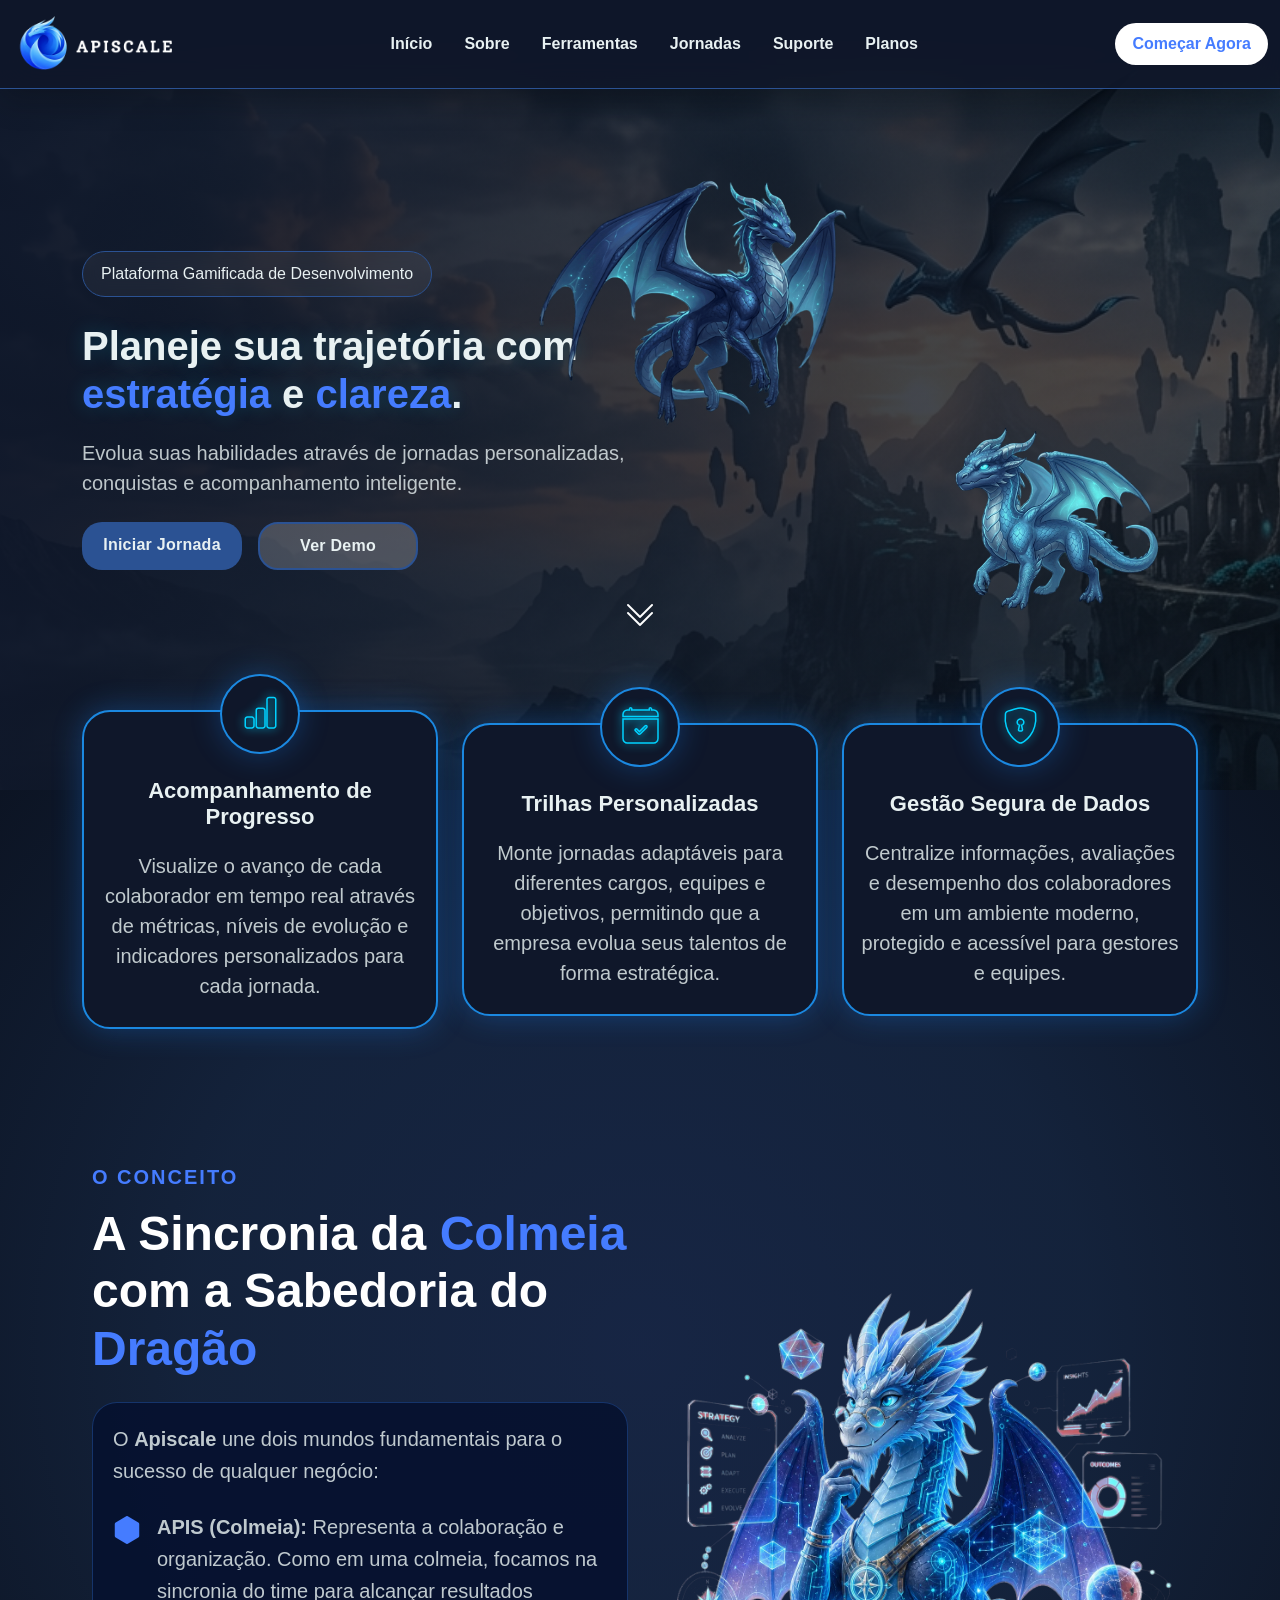
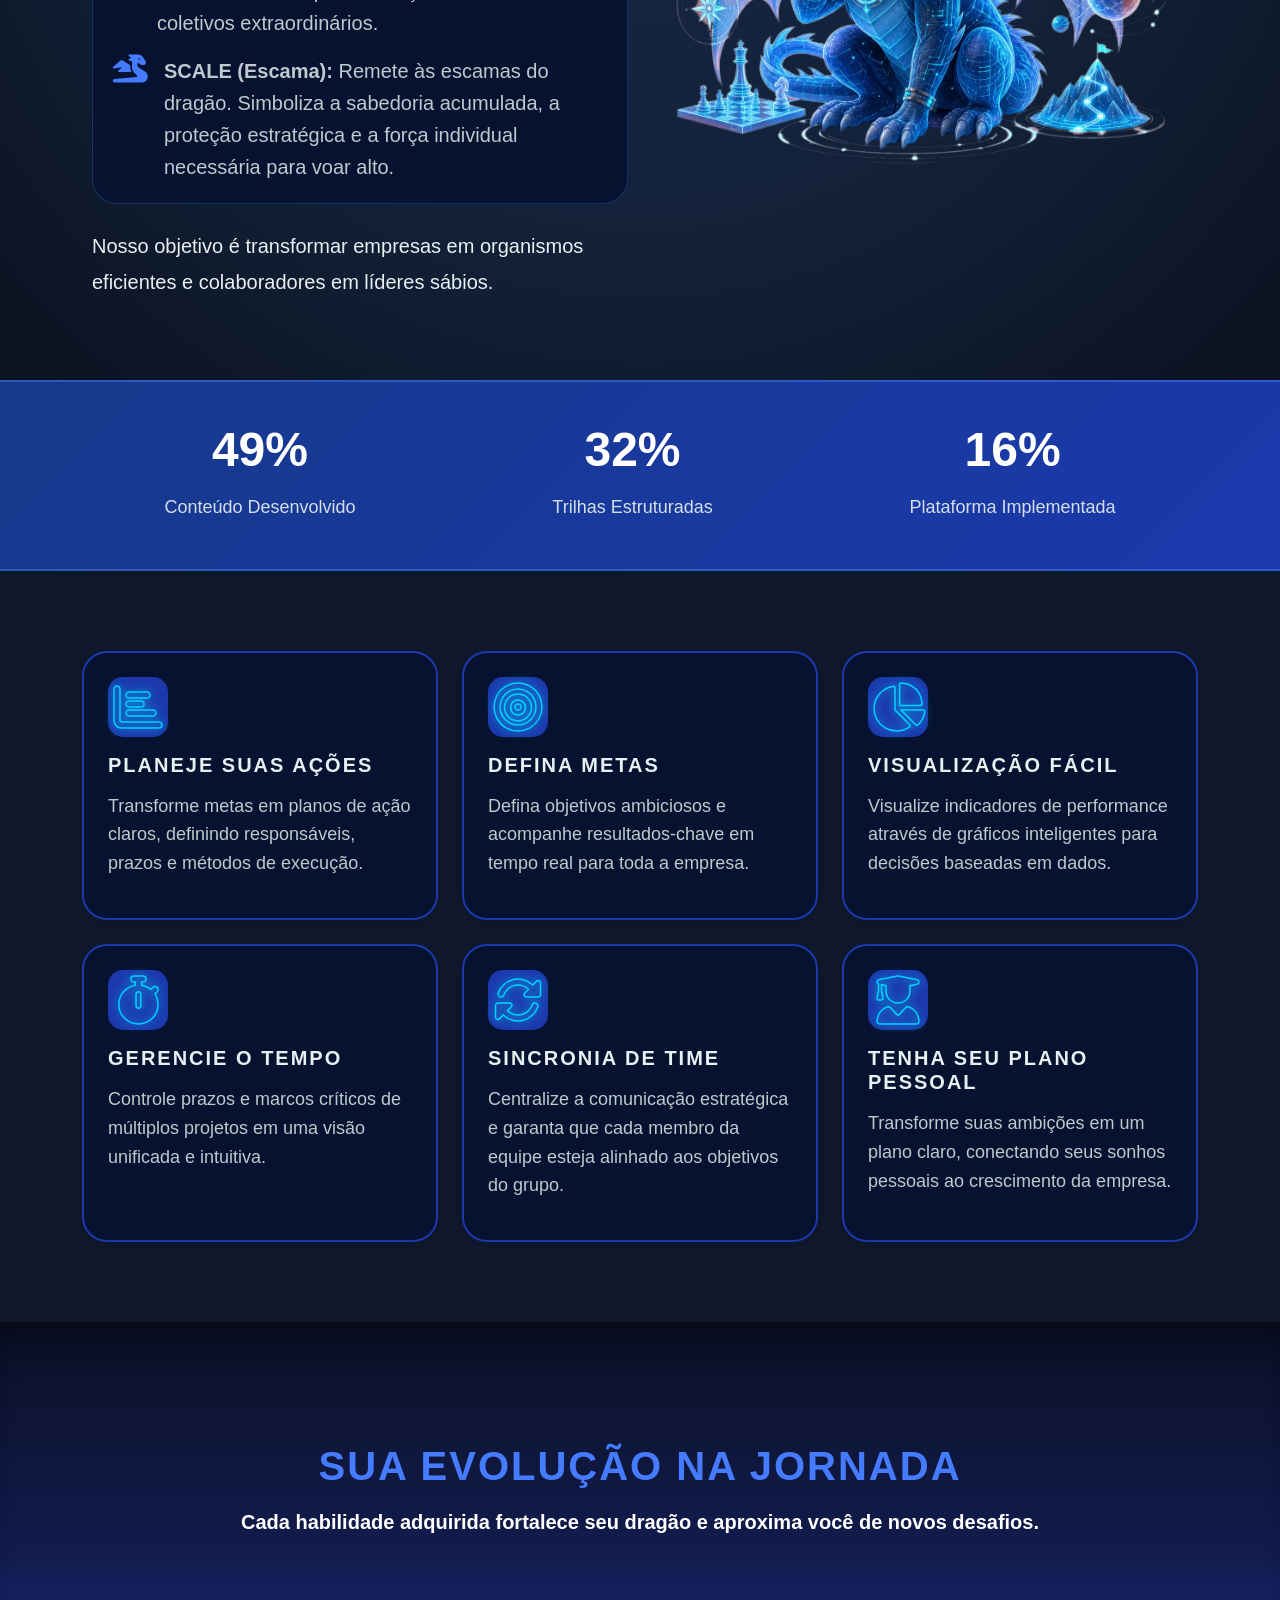
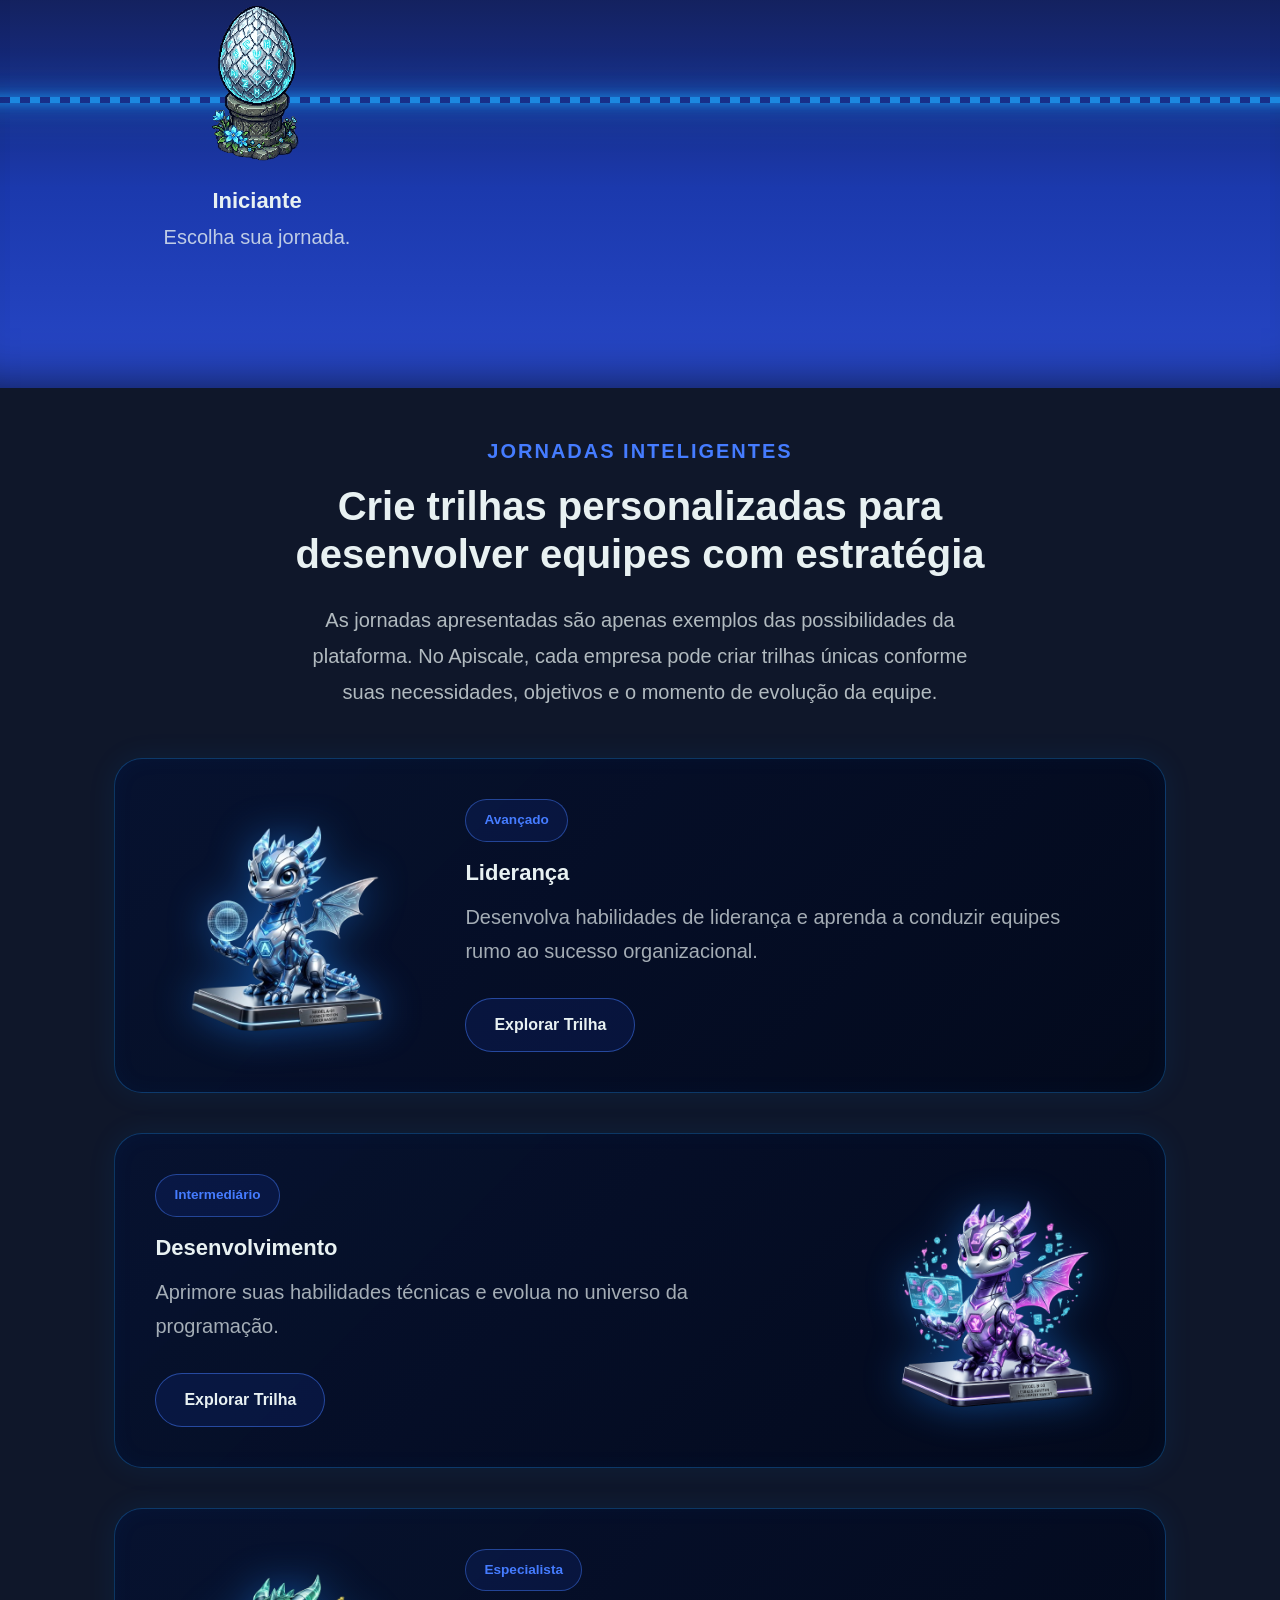
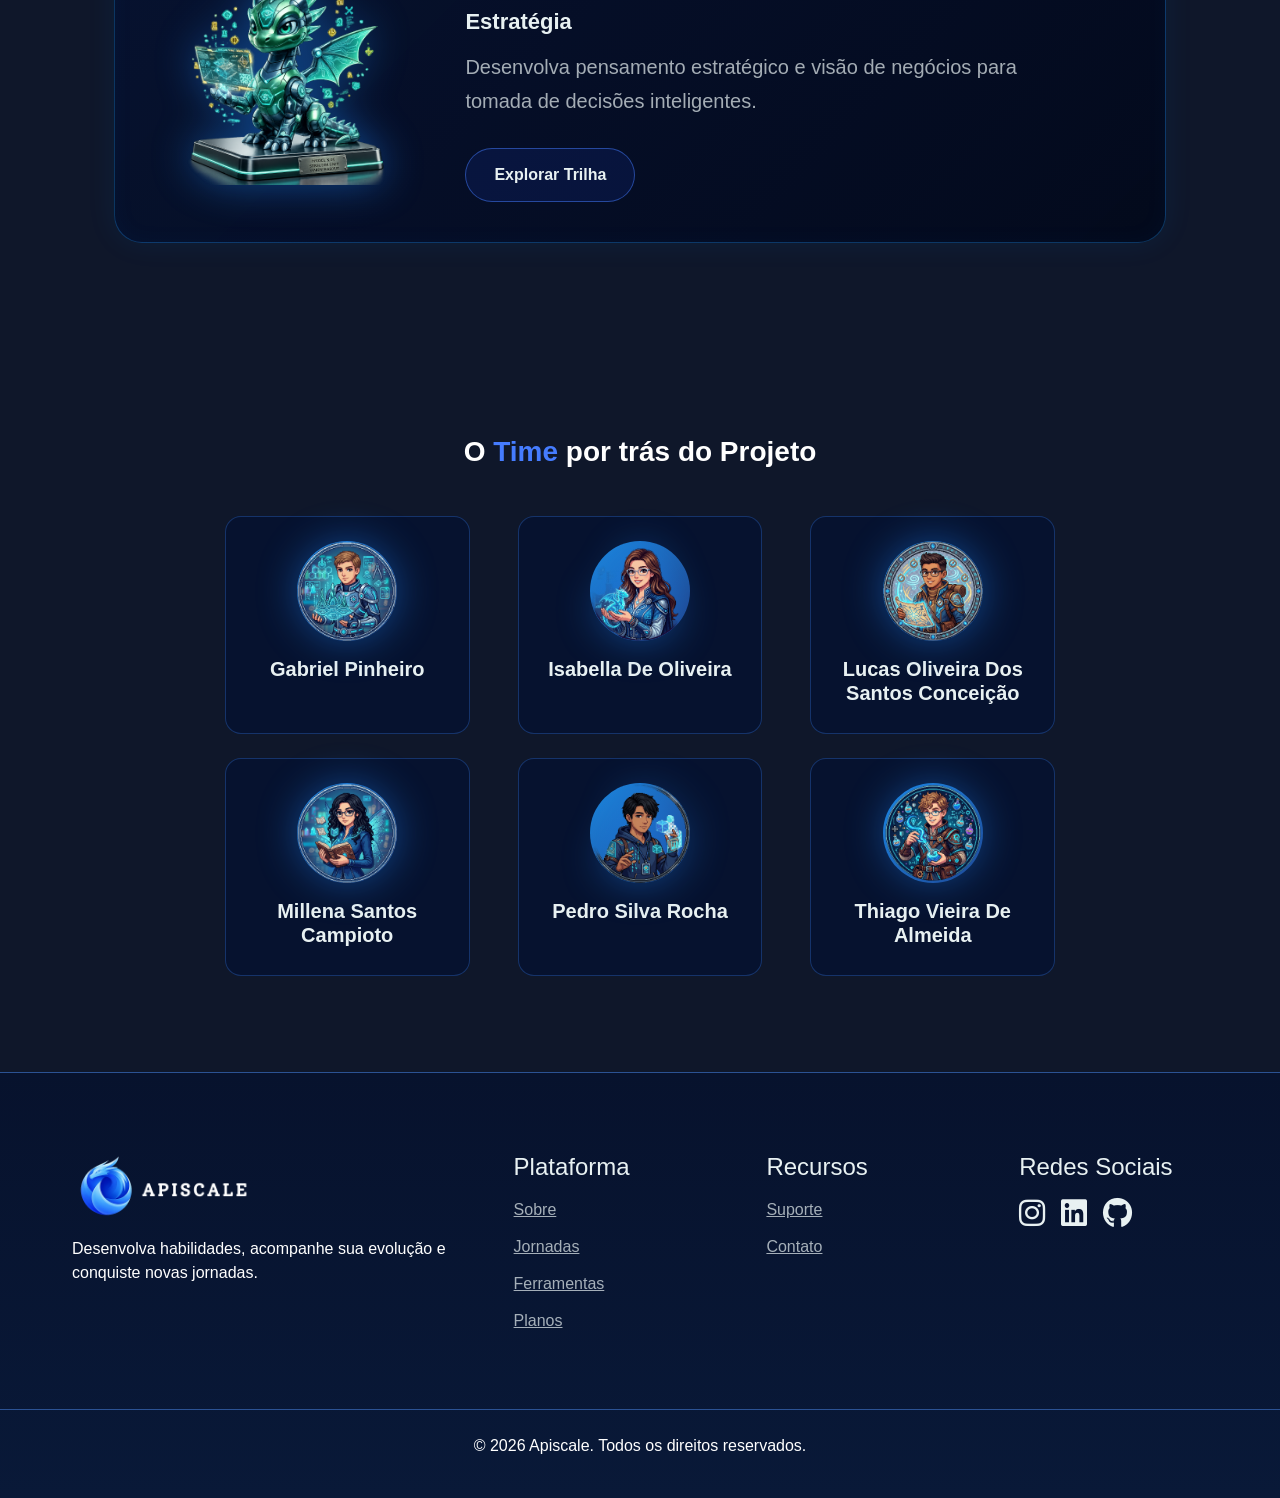
<file: index.html>
<!DOCTYPE html>
<html lang="pt-br">

<head>
    <meta charset="UTF-8">
    <meta name="viewport" content="width=device-width, initial-scale=1.0">
    <!-- Font Awesome -->
    <link rel="stylesheet" href="https://cdnjs.cloudflare.com/ajax/libs/font-awesome/6.7.2/css/all.min.css">
    <link href="https://fonts.googleapis.com/css2?family=Montserrat:wght@700;800&display=swap" rel="stylesheet">
    <!-- Bootstrap CSS-->
    <link href="https://cdn.jsdelivr.net/npm/bootstrap@5.3.8/dist/css/bootstrap.min.css" rel="stylesheet"
        integrity="sha384-sRIl4kxILFvY47J16cr9ZwB07vP4J8+LH7qKQnuqkuIAvNWLzeN8tE5YBujZqJLB" crossorigin="anonymous">
    <!-- Bootstrap Icons -->
    <link rel="stylesheet" href="https://cdn.jsdelivr.net/npm/bootstrap-icons@1.13.1/font/bootstrap-icons.min.css">
    <!-- Link para o css -->
    <link rel="stylesheet" href="./assets/css/style.css">
    <!--Ainda em criação-->
    <link rel="icon" type="image/x-icon" href="/assets/images/logocortada.png">
    <title>Apiscale - Evolua. Construa. Domine.</title>
</head>

<body>
    <header>
        <nav class="navbar navbar-expand-lg sticky-menu" style="background-color: #0f172ace;" data-bs-theme="dark">
            <div class="container-fluid">
                <a class="navbar-brand d-flex align-items-center gap-2" href="index.html">
                    <img src="assets/images/logo.png" alt="Logo Apiscale">
                </a>

                <button class="navbar-toggler" type="button" data-bs-toggle="collapse" data-bs-target="#navbarNav">
                    <span class="navbar-toggler-icon"></span>
                </button>

                <div class="collapse navbar-collapse" id="navbarNav">
                    <ul class="navbar-nav mx-auto gap-lg-3">
                        <li class="nav-item"><a class="nav-link" href="index.html">Início</a></li>
                        <li class="nav-item"><a class="nav-link" href="#sobre">Sobre</a></li>
                        <li class="nav-item"><a class="nav-link" href="#ferramentas">Ferramentas</a></li>
                        <li class="nav-item"><a class="nav-link" href="#jornadas">Jornadas</a></li>
                        <li class="nav-item"><a class="nav-link" href="./assets/pages/Suporte.html">Suporte</a>
                        </li>
                        <li class="nav-item"><a class="nav-link" href="./assets/pages/planos.html">Planos</a>
                        </li>
                    </ul>
                    <a href="./assets/pages/login.html"><button type="button" class="btn btn-comecar fw-bold">Começar
                            Agora</button></a>
                </div>
            </div>
        </nav>
    </header>

    <section class="hero-section">
        <!-- Usado para os efeitos de partículas no fundo -->
        <div class="particles-bg">
            <span></span>
            <span></span>
            <span></span>
            <span></span>
            <span></span>
            <span></span>
            <span></span>
            <span></span>
        </div>
        <div class="container">
            <div class="row align-items-center">

                <!-- Texto -->
                <div class="col-lg-6 col-12 hero-content text-center text-lg-start">

                    <div class="hero-badge">
                        Plataforma Gamificada de Desenvolvimento
                    </div>

                    <h1 class="hero-title">
                        Planeje sua trajetória com
                        <span class="text-highlight">estratégia</span>
                        e
                        <span class="text-highlight">clareza</span>.
                    </h1>

                    <p class="hero-subtitle">
                        Evolua suas habilidades através de jornadas personalizadas,
                        conquistas e acompanhamento inteligente.
                    </p>

                    <div class="d-flex gap-3 mt-4 justify-content-center justify-content-lg-start">
                        <a href="./assets/pages/login.html" class="btn btn-iniciar">
                            Iniciar Jornada
                        </a>

                        <a href="./assets/pages/Demonstracao.html" class="btn btn-demo">
                            Ver Demo
                        </a>
                    </div>

                </div>

                <!-- Dragões -->
                <div class="col-lg-6 d-none d-lg-flex justify-content-center">

                    <div class="hero-dragons">
                        <div class="dragon-frame mentor-frame"><img src="assets/images/DragãoMentor.png"
                                class="dragon-mentor" alt="Dragão Mentor"></div>

                        <div class="dragon-frame apprentice-frame"><img src="assets/images/DragãoAprendiz.png"
                                class="dragon-apprentice" alt="Dragão Aprendiz"></div>


                    </div>

                </div>

            </div>
        </div>
        <a href="#sobre" class="scroll-arrow">

            <i class="bi bi-chevron-double-down"></i>

        </a>
    </section>



    <!--Explicação e informações gerais do projeto de forma simplificada, com mascostes gerados por is como forma de demonstração da gamificação que será implementada-->
    <main>
        <section class="about-cards-background">
            <section class="Cards-hero">
                <div class="container">
                    <div class="row align-items-center justify-content-center">
                        <div class="d-flex justify-content-center col-md-4 col-12 text-center mb-3">
                            <div class="card card-hero h-100">
                                <div class="elipse-icon"><i class="bi bi-bar-chart-fill neon-vazado"></i></div>
                                <div class="card-body">
                                    <h5 class="card-title"> Acompanhamento de Progresso
                                    </h5>
                                    <p class="card-text">Visualize o avanço de cada colaborador em tempo real
                                        através de métricas, níveis de evolução e indicadores
                                        personalizados para cada jornada.</p>
                                </div>
                            </div>
                        </div>
                        <div class="d-flex justify-content-center col-md-4 col-12 text-center mb-3">
                            <div class="card card-hero h-100">
                                <div class="elipse-icon"><i class="bi bi-calendar-check-fill neon-vazado"></i></div>
                                <div class="card-body">
                                    <h5 class="card-title">Trilhas Personalizadas</h5>
                                    <p class="card-text">Monte jornadas adaptáveis para diferentes cargos,
                                        equipes e objetivos, permitindo que a empresa evolua
                                        seus talentos de forma estratégica.</p>
                                </div>
                            </div>
                        </div>
                        <div class="d-flex justify-content-center col-md-4 col-12 text-center mb-3">
                            <div class="card card-hero h-100">
                                <div class="elipse-icon"><i class="bi bi-shield-lock-fill neon-vazado"></i></div>
                                <div class="card-body">
                                    <h5 class="card-title">Gestão Segura de Dados</h5>
                                    <p class="card-text">Centralize informações, avaliações e desempenho dos
                                        colaboradores em um ambiente moderno, protegido e
                                        acessível para gestores e equipes.</p>
                                </div>
                            </div>
                        </div>

                    </div>
                </div>
            </section>
            <section id="sobre" class="about-section">
                <div class="container">
                    <div class="row align-items-center">
                        <div class="col-lg-6">
                            <h6 class="fw-bold text-uppercase mb-3 text-style">O Conceito</h6>
                            <h2 class="display-5 fw-bold mb-4 text-white">A Sincronia da <span
                                    class="text-highlight">Colmeia</span> com a Sabedoria do <span
                                    class="text-highlight">Dragão</span></h2>

                            <div class="concept-box mb-4">
                                <p class="mb-4">
                                    O <strong>Apiscale</strong> une dois mundos fundamentais para o sucesso de qualquer
                                    negócio:
                                </p>

                                <div class="d-flex gap-3 mb-3">
                                    <i class="bi bi-hexagon-fill text-primary-emphasis fs-3"></i>
                                    <p>
                                        <strong>APIS (Colmeia):</strong> Representa a colaboração e organização. Como em
                                        uma
                                        colmeia, focamos na sincronia do time para alcançar resultados coletivos
                                        extraordinários.
                                    </p>
                                </div>

                                <div class="d-flex gap-3">
                                    <i class="fas fa-dragon text-primary-emphasis fs-3"></i>
                                    <p>
                                        <strong>SCALE (Escama):</strong> Remete às escamas do dragão. Simboliza a
                                        sabedoria
                                        acumulada, a proteção estratégica e a força individual necessária para voar
                                        alto.
                                    </p>
                                </div>
                            </div>

                            <p>
                                Nosso objetivo é transformar empresas em organismos eficientes e colaboradores em
                                líderes
                                sábios.
                            </p>
                        </div>
                        <div class="col-lg-6 text-center">
                            <div class="about-img-box">
                                <img src="assets/images/sobreImg.webp" alt="Dragão de exemplo para a imagem"
                                    class="img-fluid floating-img">
                            </div>
                        </div>
                    </div>
                    <!-- Team section moved below the 'jornadas' section -->
                </div>
            </section>
        </section>

        <section class="stats">

            <div class="container">

                <div class="stat-card">

                    <span class="counter" data-target="75">0</span>
                    <p>Conteúdo Desenvolvido</p>

                </div>

                <div class="stat-card">

                    <span class="counter" data-target="50">0</span>
                    <p>Trilhas Estruturadas</p>

                </div>

                <div class="stat-card">

                    <span class="counter" data-target="25">0</span>
                    <p>Plataforma Implementada</p>

                </div>

              

            </div>

        </section>
        <section id="ferramentas" class="overlap-section">
            <div class="container">
                <div class="row g-4 gy-4">
                    <div class="col-md-4">
                        <div class="feature-card p-4 shadow-sm text-white">
                            <div class="icon-box mb-3"><i class="fas fa-chart-bar fa-2x neon-vazado"></i></div>
                            <h6>Planeje Suas Ações</h6>
                            <p>Transforme metas em planos de ação claros, definindo responsáveis, prazos e métodos de
                                execução.</p>
                        </div>
                    </div>
                    <div class="col-md-4">
                        <div class="feature-card p-4 shadow-sm text-white">
                            <div class="icon-box mb-3"><i class="fas fa-bullseye fa-2x neon-vazado"></i></div>
                            <h6>Defina Metas</h6>
                            <p>Defina objetivos ambiciosos e acompanhe resultados-chave em tempo real para toda a
                                empresa.</p>
                        </div>
                    </div>
                    <div class="col-md-4">
                        <div class="feature-card p-4 shadow-sm text-white">
                            <div class="icon-box mb-3"><i class="fas fa-chart-pie fa-2x neon-vazado"></i></div>
                            <h6>Visualização Fácil</h6>
                            <p>Visualize indicadores de performance através de gráficos inteligentes para decisões
                                baseadas em dados.</p>
                        </div>
                    </div>
                    <div class="col-md-4">
                        <div class="feature-card p-4 shadow-sm text-white">
                            <div class="icon-box mb-3"><i class="fas fa-stopwatch fa-2x neon-vazado"></i></div>
                            <h6>Gerencie o Tempo</h6>
                            <p>Controle prazos e marcos críticos de múltiplos projetos em uma visão unificada e
                                intuitiva.</p>
                        </div>
                    </div>
                    <div class="col-md-4">
                        <div class="feature-card p-4 shadow-sm text-white">
                            <div class="icon-box mb-3"><i class="fas fa-sync-alt fa-2x neon-vazado"></i></div>
                            <h6>Sincronia de Time</h6>
                            <p>Centralize a comunicação estratégica e garanta que cada membro da equipe esteja alinhado
                                aos objetivos do grupo.</p>
                        </div>
                    </div>
                    <div class="col-md-4">
                        <div class="feature-card p-4 shadow-sm text-white">
                            <div class="icon-box mb-3"><i class="fas fa-user-graduate fa-2x neon-vazado"></i></div>
                            <h6>Tenha Seu Plano Pessoal</h6>
                            <p>Transforme suas ambições em um plano claro, conectando seus sonhos pessoais ao
                                crescimento da empresa.</p>
                        </div>
                    </div>
                </div>
            </div>
        </section>
        <section class="evolution">
            <div class="container">

                <div class="text-center mb-5">
                    <h2 class="section-title">Sua Evolução na Jornada</h2>
                    <p class="section-description">
                        Cada habilidade adquirida fortalece seu dragão e aproxima você
                        de novos desafios.
                    </p>
                </div>

                <div class="evolution-wrapper">
                    <div class="progress-line"></div>
                    <div class="stage egg">
                        <img src="/assets/images/EggDragon.png" alt="Ovo de Dragão">
                        <h3>Iniciante</h3>
                        <p>Escolha sua jornada.</p>
                    </div>

                    <div class="path"></div>

                    <div class="stage baby">
                        <img src="/assets/images/BabyDragon.png" alt="Filhote de Dragão">
                        <h3>Aprendiz</h3>
                        <p>Desenvolva novas habilidades.</p>
                    </div>

                    <div class="path"></div>

                    <div class="stage adult">
                        <img src="/assets/images/AdultDragon.png" alt="Dragão Adulto">
                        <h3>Especialista</h3>
                        <p>Conquiste seus objetivos.</p>
                    </div>

                </div>

            </div>
        </section>

        <!-- SEÇÃO TRILHAS -->
        <section id="jornadas" class="secao-trilhas py-5">
            <div class="container-fluid">

                <!-- TOPO -->
                <div class="row justify-content-center text-center mb-5">
                    <div class="col-lg-8">

                        <span class="subtitulo-jornada d-inline-block mb-3">
                            Jornadas Inteligentes
                        </span>

                        <h2 class="titulo-jornada mb-4">
                            Crie trilhas personalizadas para desenvolver equipes com estratégia
                        </h2>

                        <p class="descricao-jornada">
                            As jornadas apresentadas são apenas exemplos das possibilidades da plataforma.
                            No Apiscale, cada empresa pode criar trilhas únicas conforme suas necessidades,
                            objetivos e o momento de evolução da equipe.
                        </p>

                    </div>
                </div>



                <div class="container-trilhas">
                    <!-- CARD 1 -->
                    <div class="card-trilha esquerda">
                        <div class="area-dragao">
                            <img src="assets/images/dragao-1.png" alt="Dragão Liderança">
                        </div>

                        <div class="conteudo-trilha">
                            <span class="nivel">Avançado</span>

                            <h2>Liderança</h2>

                            <p>
                                Desenvolva habilidades de liderança e aprenda a conduzir equipes
                                rumo ao sucesso organizacional.
                            </p>

                            <button>Explorar Trilha</button>
                        </div>
                    </div>

                    <!-- CARD 2 -->
                    <div class="card-trilha direita">
                        <div class="area-dragao">
                            <img src="assets/images/dragao-2.png" alt="Dragão Desenvolvimento">
                        </div>

                        <div class="conteudo-trilha">
                            <span class="nivel">Intermediário</span>

                            <h2>Desenvolvimento</h2>

                            <p>
                                Aprimore suas habilidades técnicas e evolua no universo da programação.
                            </p>


                            <button>Explorar Trilha</button>
                        </div>
                    </div>

                    <!-- CARD 3 -->
                    <div class="card-trilha esquerda">
                        <div class="area-dragao">
                            <img src="assets/images/dragao-3.png" alt="Dragão Estratégia">
                        </div>

                        <div class="conteudo-trilha">
                            <span class="nivel">Especialista</span>

                            <h2>Estratégia</h2>

                            <p>
                                Desenvolva pensamento estratégico e visão de negócios para tomada
                                de decisões inteligentes.
                            </p>



                            <button>Explorar Trilha</button>
                        </div>
                    </div>

                </div>
            </div>
        </section>

        <section id="time" class="team-section py-5">
            <div class="container py-5">
                <h3 class="text-center fw-bold mb-5 mt-5 text-white">O
                    <span class="text-primary-emphasis neon-sobre-wevers">Time</span> por trás do Projeto
                </h3>

                <div class="row g-4 justify-content-center mb-4">
                    <div class="col-md-3">
                        <div class="team-card">
                            <div class="team-img-box mb-3">
                                <img src="/assets/images/BielPixelArt.png" alt="Foto de Gabriel Pinheiro" class="team-img">
                            </div>
                            <h5 class="fw-bold mb-1">Gabriel Pinheiro</h5>
                        </div>
                    </div>
                    <div class="col-md-3">
                        <div class="team-card">
                            <div class="team-img-box mb-3">
                                <img src="/assets/images/IsaPixelArt.png" alt="Foto de Gabriel Pinheiro" class="team-img">
                            </div>
                            <h5 class="fw-bold mb-1">Isabella De Oliveira</h5>
                        </div>
                    </div>
                    <div class="col-md-3">
                        <div class="team-card">
                            <div class="team-img-box mb-3">
                                <img src="/assets/images/LucasPixelArt.png" alt="Foto de Gabriel Pinheiro" class="team-img">
                            </div>
                            <h5 class="fw-bold mb-1">Lucas Oliveira Dos Santos Conceição</h5>
                        </div>
                    </div>
                </div>
                <div class="row g-4 justify-content-center">
                    <div class="col-md-3">
                        <div class="team-card">
                            <div class="team-img-box mb-3">
                                <img src="/assets/images/MillenaPixelArt.png" alt="Foto de Gabriel Pinheiro" class="team-img">
                            </div>
                            <h5 class="fw-bold mb-1">Millena Santos Campioto</h5>
                        </div>
                    </div>
                    <div class="col-md-3">
                        <div class="team-card">
                            <div class="team-img-box mb-3">
                                <img src="/assets/images/PedroPixelArt.png" alt="Foto de Gabriel Pinheiro" class="team-img">
                            </div>
                            <h5 class="fw-bold mb-1">Pedro Silva Rocha</h5>
                        </div>
                    </div>
                    <div class="col-md-3">
                        <div class="team-card">
                            <div class="team-img-box mb-3">
                                <img src="/assets/images/ThiagoPixelArt.png" alt="Foto de Gabriel Pinheiro" class="team-img">
                            </div>
                            <h5 class="fw-bold mb-1">Thiago Vieira De Almeida</h5>
                        </div>
                    </div>
                </div>
            </div>
        </section>


    </main>


    <footer>

        <div class="footer-container">

            <div class="footer-brand pointer">

                <img src="/assets/images/logo.png" alt="Logo Apiscale" width="180px" class="mb-3">

                <p>
                    Desenvolva habilidades,
                    acompanhe sua evolução
                    e conquiste novas jornadas.
                </p>

            </div>

            <div class="footer-links">

                <h4>Plataforma</h4>

                <a href="#sobre">Sobre</a>
                <a href="#jornadas">Jornadas</a>
                <a href="#ferramentas">Ferramentas</a>
                <a href="./assets/pages/planos.html">Planos</a>

            </div>

            <div class="footer-links">

                <h4>Recursos</h4>

                <a href="./assets/pages/Suporte.html">Suporte</a>
                <a href="./assets/pages/Suporte.html">Contato</a>

            </div>

            <div class="footer-social">

                <h4>Redes Sociais</h4>

                <div class="icons">

                    <i class="fab fa-instagram icon"></i>
                    <i class="fab fa-linkedin icon"></i>
                    <i class="fab fa-github icon"></i>

                </div>

            </div>

        </div>

        <div class="footer-bottom">

            <p>
                © 2026 Apiscale.
                Todos os direitos reservados.
            </p>

        </div>

    </footer>

    <script src="/assets/js/script.js"></script>

    <!-- Bootstrap JS -->
    <script src="https://cdn.jsdelivr.net/npm/bootstrap@5.3.8/dist/js/bootstrap.bundle.min.js"
        integrity="sha384-FKyoEForCGlyvwx9Hj09JcYn3nv7wiPVlz7YYwJrWVcXK/BmnVDxM+D2scQbITxI"
        crossorigin="anonymous"></script>
</body>

</html>
</file>
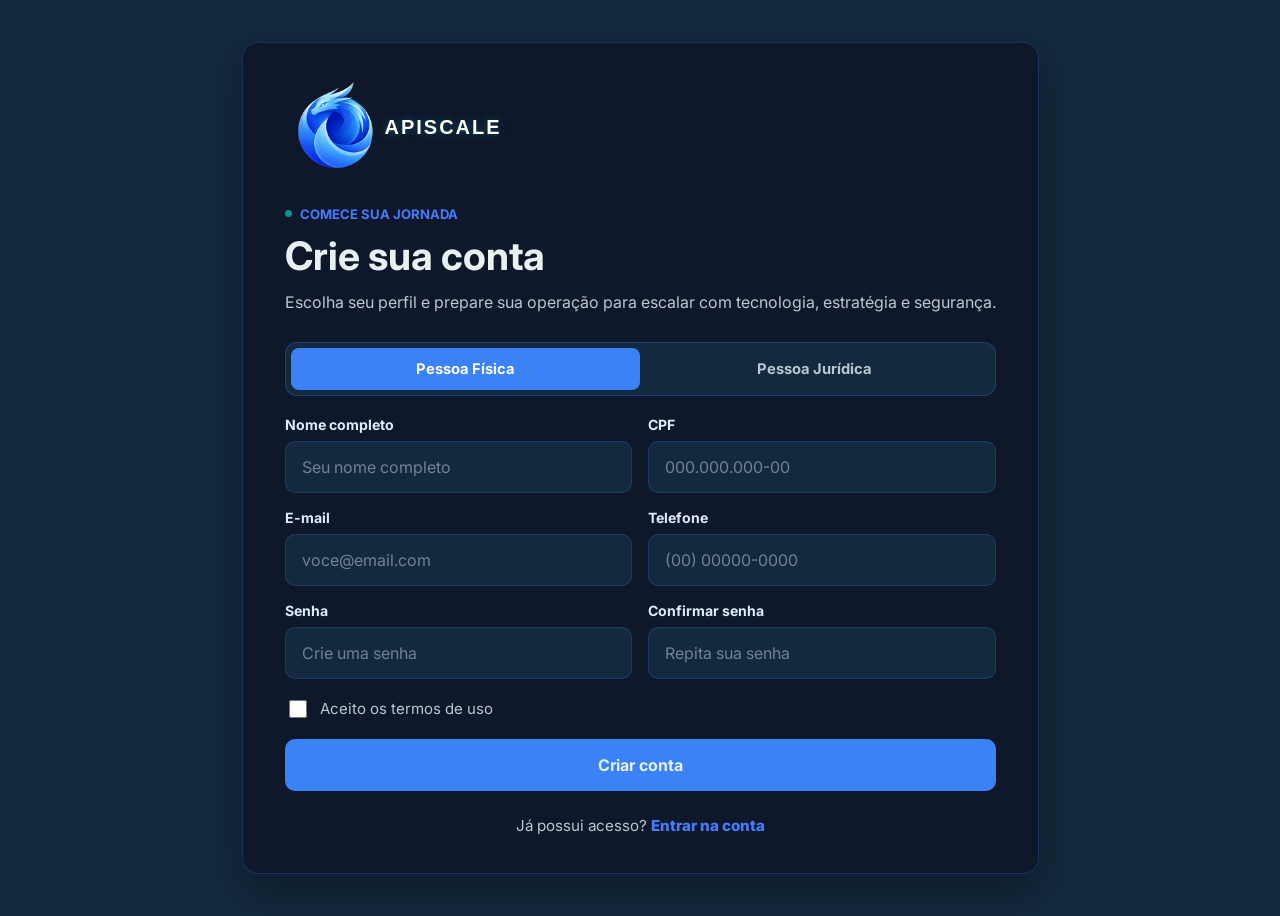
<file: assets/pages/cadastro.html>
<!doctype html>
<html lang="pt-BR">

<head>
  <meta charset="UTF-8" />
  <meta name="viewport" content="width=device-width, initial-scale=1.0" />
  <title>Apiscale</title>
  <link rel="preconnect" href="https://fonts.googleapis.com" />
  <link rel="preconnect" href="https://fonts.gstatic.com" crossorigin />
  <link href="https://fonts.googleapis.com/css2?family=Inter:wght@400;500;600;700;800&display=swap" rel="stylesheet" />
  <link rel="stylesheet" href="../css/cadastro.css" />
  <link rel="icon" type="image/x-icon" href="../images/logocortada.png">
</head>

<body>
  <main class="auth-page">
    <section class="auth-shell signup-shell" aria-labelledby="signup-title">
      <article class="auth-card signup-card">
        <a class="brand" href="../../index.html" aria-label="Voltar ao início da APISCALE">
          <img src="../images/logocortada.png" alt="Logo Apiscale"
            style="width: 100px !important; height: auto !important;">
          <span class="brand-text">APISCALE</span>
        </a>

        <div class="auth-heading">
          <span class="eyebrow">Comece sua jornada</span>
          <h1 id="signup-title">Crie sua conta</h1>
          <p>
            Escolha seu perfil e prepare sua operação para escalar com
            tecnologia, estratégia e segurança.
          </p>
        </div>

        <form class="auth-form signup-form" action="../../assets/pages/planos.html" method="get">
          <div class="account-toggle" aria-label="Tipo de conta">
            <input type="radio" id="person-fisica" name="tipo-conta" checked />
            <input type="radio" id="person-juridica" name="tipo-conta" />

            <div class="toggle-control">
              <label for="person-fisica">Pessoa Física</label>
              <label for="person-juridica">Pessoa Jurídica</label>
              <span class="toggle-indicator" aria-hidden="true"></span>
            </div>

            <div class="signup-panels">
              <div class="fields-panel physical-panel">
                <div class="field">
                  <label for="nome-completo">Nome completo</label>
                  <input type="text" id="nome-completo" name="nome-completo" placeholder="Seu nome completo" />
                </div>

                <div class="field">
                  <label for="cpf">CPF</label>
                  <input type="text" id="cpf" name="cpf" placeholder="000.000.000-00" />
                </div>

                <div class="field">
                  <label for="email-pf">E-mail</label>
                  <input type="email" id="email-pf" name="email-pf" placeholder="voce@email.com" />
                </div>

                <div class="field">
                  <label for="telefone-pf">Telefone</label>
                  <input type="tel" id="telefone-pf" name="telefone-pf" placeholder="(00) 00000-0000" />
                </div>

                <div class="field">
                  <label for="senha-pf">Senha</label>
                  <input type="password" id="senha-pf" name="senha-pf" placeholder="Crie uma senha" />
                </div>

                <div class="field">
                  <label for="confirmar-senha-pf">Confirmar senha</label>
                  <input type="password" id="confirmar-senha-pf" name="confirmar-senha-pf"
                    placeholder="Repita sua senha" />
                </div>
              </div>

              <div class="fields-panel company-panel">
                <div class="field">
                  <label for="razao-social">Razão social</label>
                  <input type="text" id="razao-social" name="razao-social" placeholder="Nome legal da empresa" />
                </div>

                <div class="field">
                  <label for="nome-fantasia">Nome fantasia</label>
                  <input type="text" id="nome-fantasia" name="nome-fantasia" placeholder="Marca ou nome comercial" />
                </div>

                <div class="field">
                  <label for="cnpj">CNPJ</label>
                  <input type="text" id="cnpj" name="cnpj" placeholder="00.000.000/0000-00" />
                </div>

                <div class="field">
                  <label for="email-pj">E-mail corporativo</label>
                  <input type="email" id="email-pj" name="email-pj" placeholder="contato@empresa.com" />
                </div>

                <div class="field">
                  <label for="telefone-pj">Telefone empresarial</label>
                  <input type="tel" id="telefone-pj" name="telefone-pj" placeholder="(00) 0000-0000" />
                </div>

                <div class="field">
                  <label for="responsavel">Nome do responsável</label>
                  <input type="text" id="responsavel" name="responsavel" placeholder="Nome do responsável" />
                </div>

                <div class="field">
                  <label for="cargo-responsavel">Cargo do responsável</label>
                  <input type="text" id="cargo-responsavel" name="cargo-responsavel"
                    placeholder="Ex: CTO, CEO, Gerente" />
                </div>

                <div class="field">
                  <label for="senha-pj">Senha</label>
                  <input type="password" id="senha-pj" name="senha-pj" placeholder="Crie uma senha" />
                </div>

                <div class="field">
                  <label for="confirmar-senha-pj">Confirmar senha</label>
                  <input type="password" id="confirmar-senha-pj" name="confirmar-senha-pj"
                    placeholder="Repita sua senha" />
                </div>
              </div>
            </div>
          </div>

          <label class="terms">
            <input type="checkbox" name="termos" required />
            <span>Aceito os termos de uso</span>
          </label>

          <button class="btn btn-primary" type="submit">Criar conta
          </button>
          <!-- Redirecionar para página de planos futuramente -->
        </form>

        <p class="auth-footer">
          Já possui acesso? <a href="login.html">Entrar na conta</a>
        </p>
      </article>
    </section>
  </main>
</body>

</html>
</file>
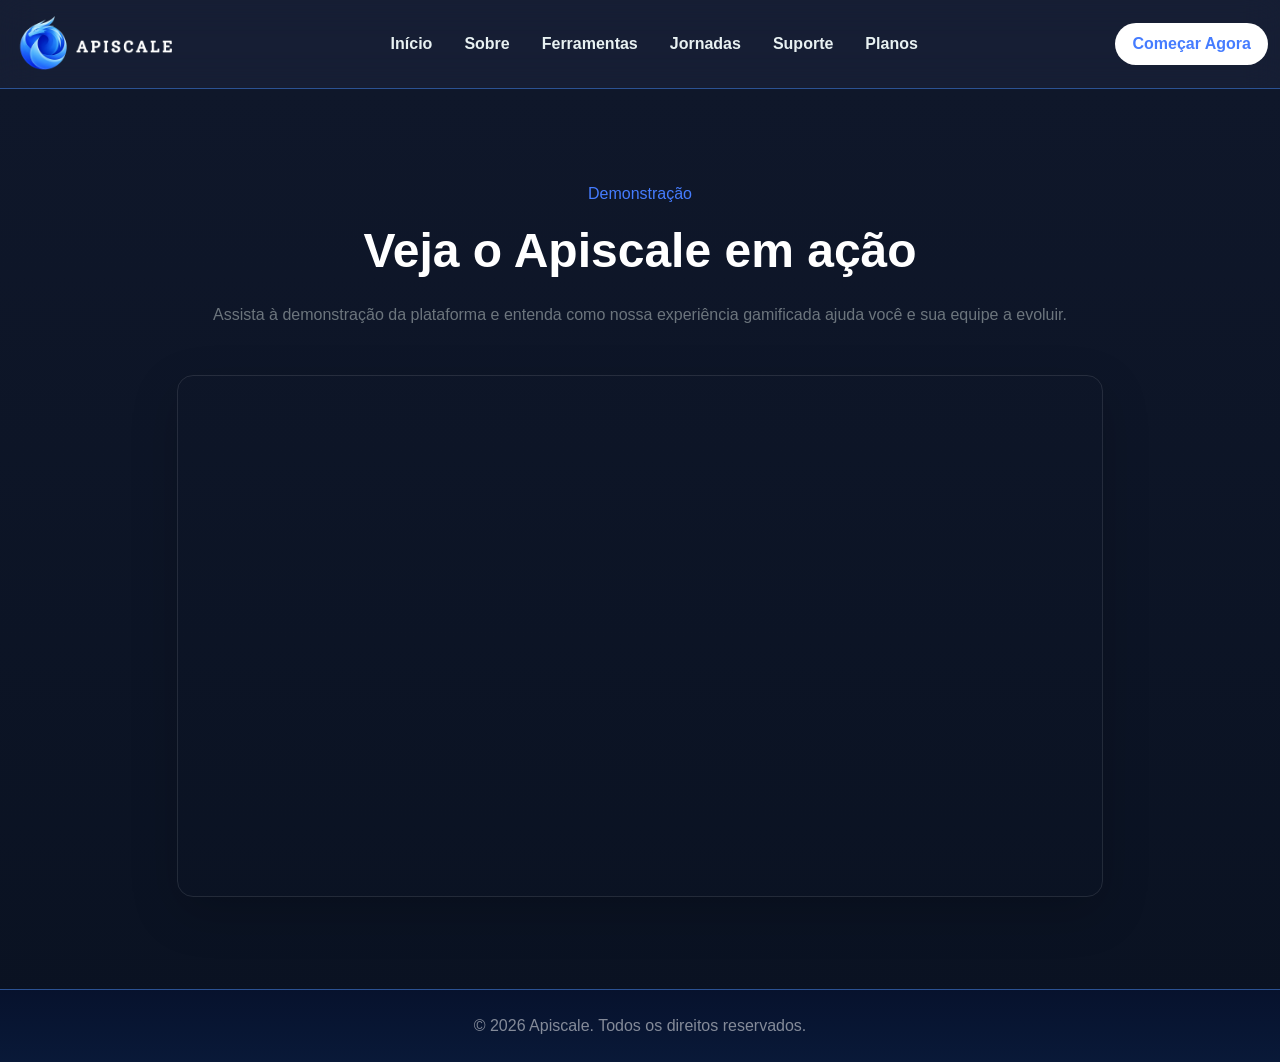
<file: assets/pages/Demonstracao.html>
<!DOCTYPE html>
<html lang="pt-BR">

<head>
    <meta charset="UTF-8" />
    <meta name="viewport" content="width=device-width, initial-scale=1.0" />
    <title>Apiscale - Demonstração</title>

    <link rel="icon" type="image/x-icon" href="../images/logocortada.png" />
    <link rel="preconnect" href="https://fonts.gstatic.com" crossorigin />
    <link rel="stylesheet" href="https://cdnjs.cloudflare.com/ajax/libs/font-awesome/6.7.2/css/all.min.css" />
    <link href="https://cdn.jsdelivr.net/npm/bootstrap@5.3.8/dist/css/bootstrap.min.css" rel="stylesheet" />
    <link rel="stylesheet" href="https://cdn.jsdelivr.net/npm/bootstrap-icons@1.13.1/font/bootstrap-icons.min.css" />

    <link rel="stylesheet" href="../css/style.css" />
</head>

<body>
    <header>
        <nav class="navbar navbar-expand-lg sticky-menu" data-bs-theme="dark">
            <div class="container-fluid">
                <a class="navbar-brand d-flex align-items-center gap-2" href="/index.html">
                    <img src="/assets/images/logo.png" alt="Logo Apiscale" />
                </a>

                <button class="navbar-toggler" type="button" data-bs-toggle="collapse" data-bs-target="#navbarNav">
                    <span class="navbar-toggler-icon"></span>
                </button>

                <div class="collapse navbar-collapse" id="navbarNav">
                    <ul class="navbar-nav mx-auto gap-lg-3">
                        <li class="nav-item"><a class="nav-link" href="/index.html">Início</a></li>
                        <li class="nav-item"><a class="nav-link" href="/index.html">Sobre</a></li>
                        <li class="nav-item"><a class="nav-link" href="/index.html">Ferramentas</a></li>
                        <li class="nav-item"><a class="nav-link" href="/index.html">Jornadas</a></li>
                        <li class="nav-item"><a class="nav-link" href="/assets/pages/Suporte.html">Suporte</a></li>
                        <li class="nav-item"><a class="nav-link" href="/assets/pages/planos.html">Planos</a></li>
                    </ul>
                    <a href="/assets/pages/login.html"><button type="button" class="btn btn-comecar fw-bold">Começar
                            Agora</button></a>
                </div>
            </div>
        </nav>
    </header>

    <main>
        <section class="demo-video-section min-vh-100 d-flex align-items-center"
            style="background: linear-gradient(180deg, rgba(15, 23, 42, 0.95), rgba(10, 18, 34, 0.98));">
            <div class="container py-5">
                <div class="row justify-content-center">
                    <div class="col-lg-10 text-center">
                        <span class="eyebrow text-primary-emphasis mb-3 d-inline-block">Demonstração</span>
                        <h1 class="display-5 fw-bold text-white mb-4">Veja o Apiscale em ação</h1>
                        <p class="text-secondary mb-5">Assista à demonstração da plataforma e entenda como nossa
                            experiência gamificada ajuda você e sua equipe a evoluir.</p>
                        <div class="ratio ratio-16x9 shadow-lg rounded-4 overflow-hidden border border-white border-opacity-10">
                           <iframe width="560" height="315" src="https://www.youtube.com/embed/UVtvxAWMD8s?si=TAfg3_nBLaXlvwcW" title="Vídeo de demonstração Apiscale" frameborder="0" allow="accelerometer; autoplay; clipboard-write; encrypted-media; gyroscope; picture-in-picture; web-share" referrerpolicy="strict-origin-when-cross-origin" allowfullscreen></iframe>
                        </div>
                    </div>
                </div>
            </div>
        </section>
    </main>

    <footer class="bg-dark py-4">
        <div class="text-center text-white-50">
            <p class="m-0">© 2026 Apiscale. Todos os direitos reservados.</p>
        </div>
    </footer>

    <script src="/assets/js/script.js"></script>
    <script src="https://cdn.jsdelivr.net/npm/bootstrap@5.3.8/dist/js/bootstrap.bundle.min.js"></script>
</body>

</html>
</file>
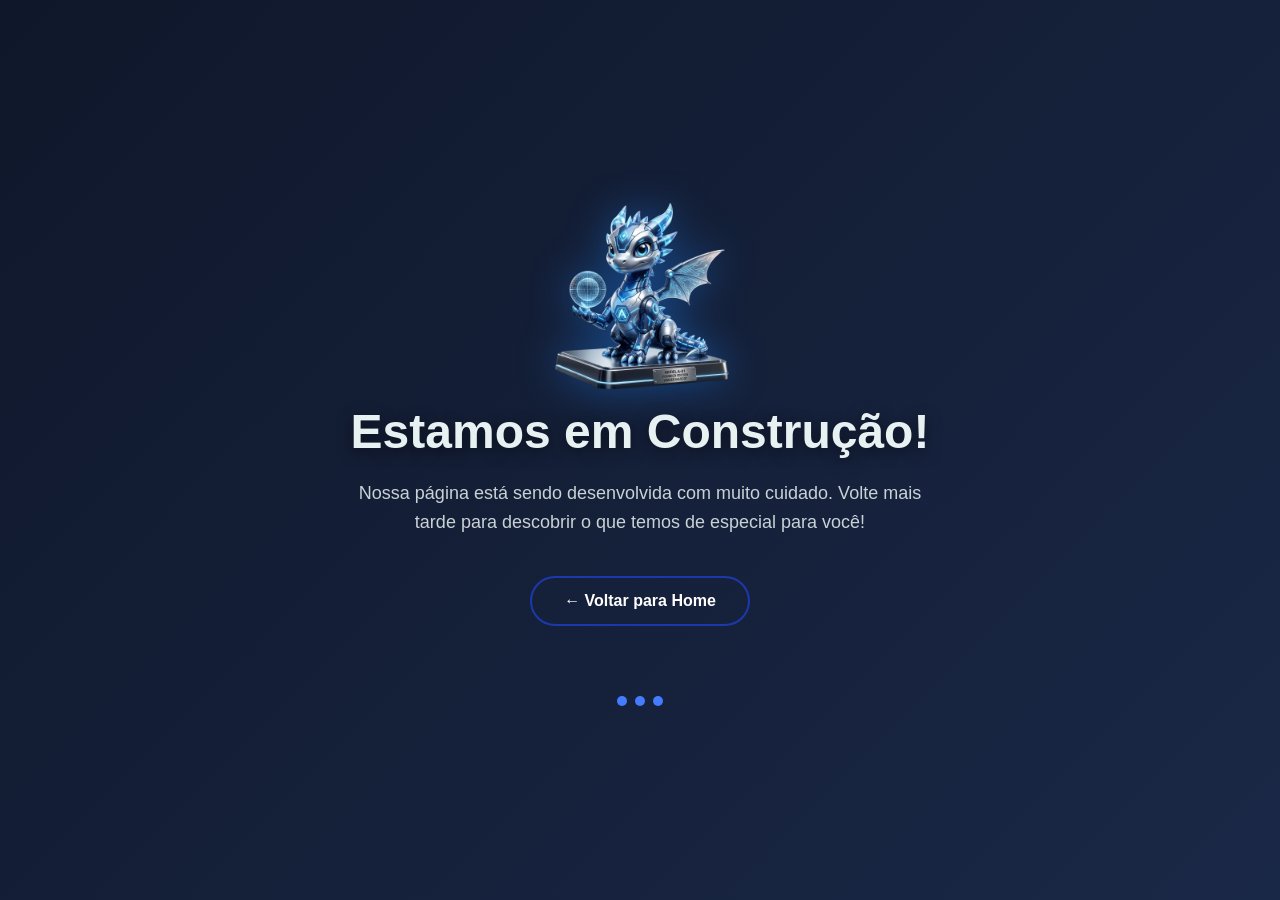
<file: assets/pages/EmConstrucao.html>
<!DOCTYPE html>
<html lang="pt-BR">

<head>
    <meta charset="UTF-8">
    <meta name="viewport" content="width=device-width, initial-scale=1.0">
    <title>Em Construção - Apiscale</title>
    <link rel="stylesheet" href="../css/construcao.css">
</head>

<body>
    <div class="container-construcao">
        <div class="conteudo-construcao">
            <!-- Dragão animado -->
            <div class="dragao-loading">
                <img src="../images/dragao-1.png" alt="Dragão Carregando" class="dragao-img">
            </div>

            <!-- Mensagens -->
            <h1 class="titulo-construcao">Estamos em Construção!</h1>
            <p class="mensagem-construcao">
                Nossa página está sendo desenvolvida com muito cuidado.
                Volte mais tarde para descobrir o que temos de especial para você!
            </p>

            <!-- Link para voltar -->
            <a href="../../index.html" class="btn-voltar">← Voltar para Home</a>

            <!-- Animação de pontos -->
            <div class="pontos-animacao">
                <span class="ponto"></span>
                <span class="ponto"></span>
                <span class="ponto"></span>
            </div>
        </div>
    </div>
</body>

</html>
</file>
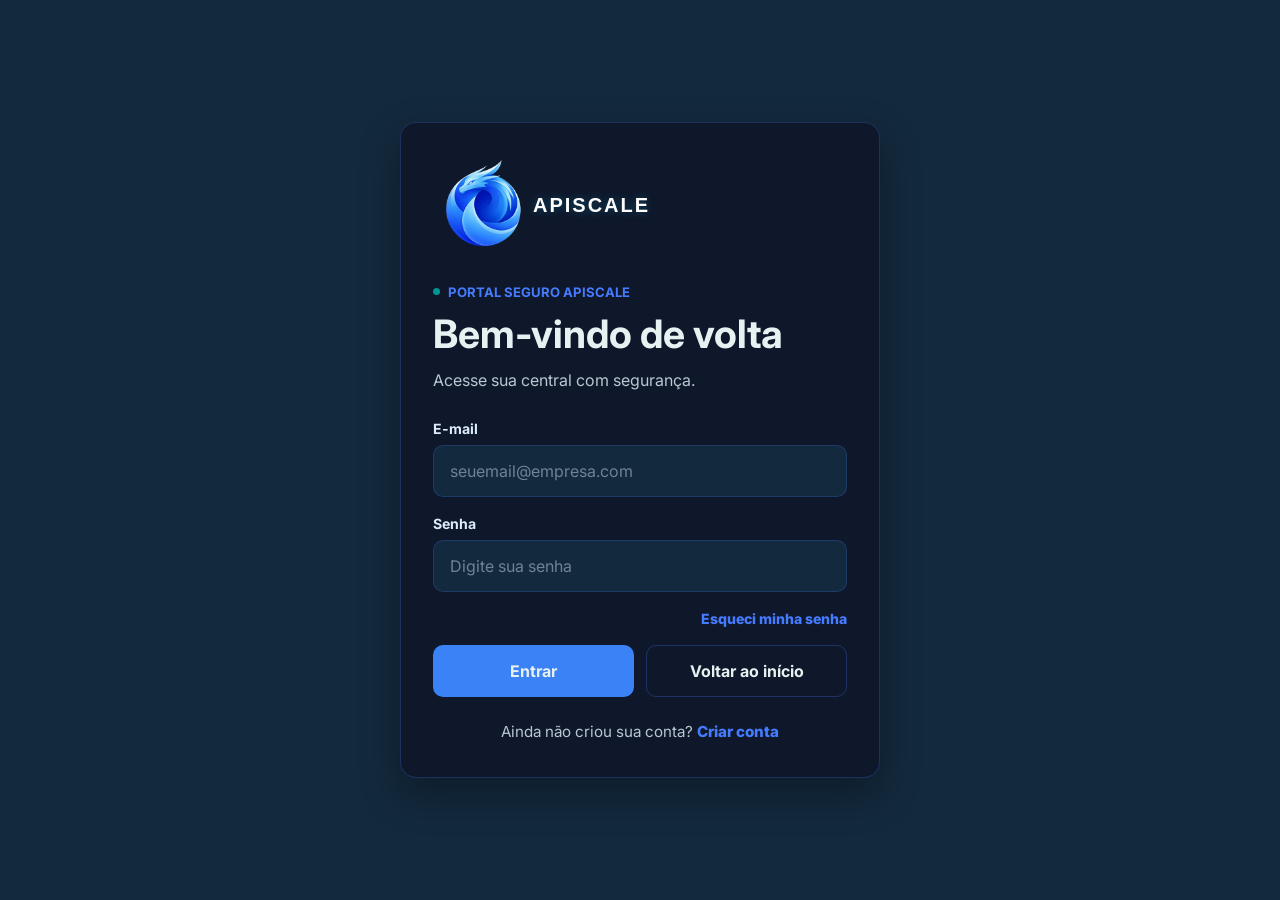
<file: assets/pages/login.html>
<!doctype html>
<html lang="pt-BR">

<head>
  <meta charset="UTF-8" />
  <meta name="viewport" content="width=device-width, initial-scale=1.0" />
  <title>Apiscale</title>
  <link rel="preconnect" href="https://fonts.googleapis.com" />
  <link rel="preconnect" href="https://fonts.gstatic.com" crossorigin />
  <link href="https://fonts.googleapis.com/css2?family=Inter:wght@400;500;600;700;800&display=swap" rel="stylesheet" />
  <link rel="stylesheet" href="../css/cadastro.css" />
  <link rel="icon" type="image/x-icon" href="../images/logocortada.png">
</head>

<body>
  <main class="auth-page">
    <section class="auth-shell auth-shell-login" aria-labelledby="login-title">
      <article class="auth-card">
        <a class="brand" href="../../index.html" aria-label="Voltar ao início da APISCALE">
          <img src="../images/logocortada.png" alt="Logo Apiscale"
            style="width: 100px !important; height: auto !important;">
          <span class="brand-text">APISCALE</span>
        </a>

        <div class="auth-heading">
          <span class="eyebrow">Portal seguro APISCALE</span>
          <h1 id="login-title">Bem-vindo de volta</h1>
          <p>Acesse sua central com segurança.</p>
        </div>

        <form class="auth-form" action="#" method="post">
          <div class="field">
            <label for="login-email">E-mail</label>
            <input type="email" id="login-email" name="email" placeholder="seuemail@empresa.com" required />
          </div>

          <div class="field">
            <label for="login-password">Senha</label>
            <input type="password" id="login-password" name="senha" placeholder="Digite sua senha" required />
          </div>

          <div class="form-links form-links-top">
            <a href="#">Esqueci minha senha</a>
          </div>

          <div class="button-stack">
            <a class="btn btn-primary" href="verificacao.html">Entrar</a>
            <a class="btn btn-secondary" href="../../index.html">Voltar ao início</a>
          </div>
        </form>

        <p class="auth-footer">
          Ainda não criou sua conta?
          <a href="cadastro.html">Criar conta</a>
        </p>
      </article>
    </section>
  </main>
</body>

</html>
</file>
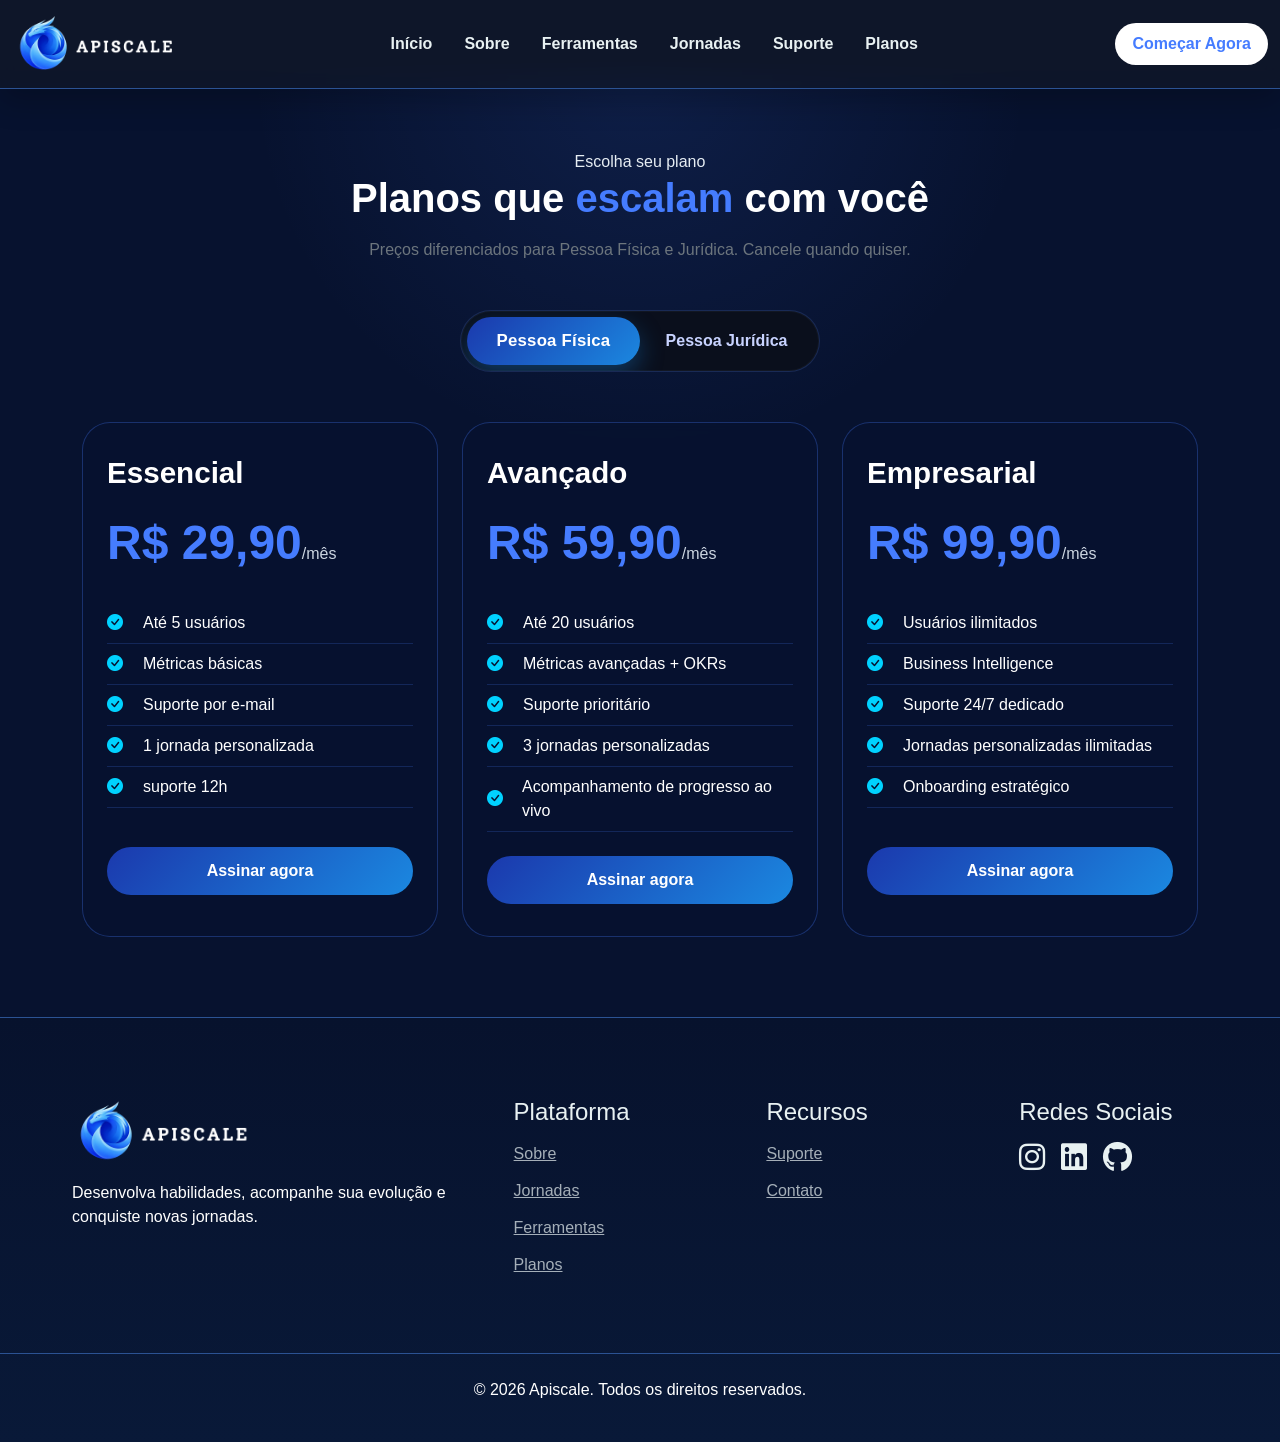
<file: assets/pages/planos.html>
<!DOCTYPE html>
<html lang="pt-BR">

<head>
  <meta charset="UTF-8" />
  <meta name="viewport" content="width=device-width, initial-scale=1.0" />
  <title>Apiscale</title>

  <link rel="icon" type="image/x-icon" href="../images/logocortada.png">

  <link rel="preconnect" href="https://fonts.gstatic.com" crossorigin />
 
  <link rel="stylesheet" href="https://cdnjs.cloudflare.com/ajax/libs/font-awesome/6.7.2/css/all.min.css" />
  <link href="https://cdn.jsdelivr.net/npm/bootstrap@5.3.8/dist/css/bootstrap.min.css" rel="stylesheet" />
  <link rel="stylesheet" href="https://cdn.jsdelivr.net/npm/bootstrap-icons@1.13.1/font/bootstrap-icons.min.css" />

  <link rel="stylesheet" href="../css/style.css">
  <link rel="stylesheet" href="../css/planos.css" />
</head>

<body>


  <header>
    <nav class="navbar navbar-expand-lg sticky-menu" style="background-color: #0f172ace;" data-bs-theme="dark">
      <div class="container-fluid">
        <a class="navbar-brand d-flex align-items-center gap-2" href="/index.html">
          <img src="/assets/images/logo.png" alt="Logo Apiscale">
        </a>

        <button class="navbar-toggler" type="button" data-bs-toggle="collapse" data-bs-target="#navbarNav">
          <span class="navbar-toggler-icon"></span>
        </button>

        <div class="collapse navbar-collapse" id="navbarNav">
          <ul class="navbar-nav mx-auto gap-lg-3">
            <li class="nav-item"><a class="nav-link" href="/index.html">Início</a></li>
            <li class="nav-item"><a class="nav-link" href="/index.html#sobre">Sobre</a></li>
            <li class="nav-item"><a class="nav-link" href="/index.html#ferramentas">Ferramentas</a></li>
            <li class="nav-item"><a class="nav-link" href="/index.html#jornadas">Jornadas</a></li>
            <li class="nav-item"><a class="nav-link" href="/assets/pages/Suporte.html">Suporte</a>
            </li>
            <li class="nav-item"><a class="nav-link" href="/assets/pages/planos.html">Planos</a>
            </li>
          </ul>
          <a href="/assets/pages/login.html"><button type="button" class="btn btn-comecar fw-bold">Começar
              Agora</button></a>
        </div>
      </div>
    </nav>
  </header>


  <main>
    <section class="planos-section">
      <div class="container">
        <div class="text-center mb-5">
          <span class="eyebrow justify-content-center">Escolha seu plano</span>
          <h2 class="display-5 fw-bold text-white titulo">Planos que <span
              class="text-primary-emphasis neon-sobre-wevers-ativar?">escalam</span> com você</h2>
          <p class="text-secondary">Preços diferenciados para Pessoa Física e Jurídica. Cancele quando quiser.</p>
        </div>

        <div id="tipoSelectorWrapper" class="toggle-planos">
          <div class="account-toggle" aria-label="Tipo de conta">
            <input type="radio" id="plano-pf" name="tipo-plano" value="pf" checked>
            <input type="radio" id="plano-pj" name="tipo-plano" value="pj">
            <div class="toggle-control">
              <label for="plano-pf">Pessoa Física</label>
              <label for="plano-pj">Pessoa Jurídica</label>
              <span class="toggle-indicator"></span>
            </div>
          </div>
        </div>

        <div class="row g-4 justify-content-center" id="planosContainer"></div>
      </div>
    </section>
  </main>

  <footer>

    <div class="footer-container">

      <div class="footer-brand pointer">

        <img src="/assets/images/logo.png" alt="Logo Apiscale" width="180px" class="mb-3">

        <p>
          Desenvolva habilidades,
          acompanhe sua evolução
          e conquiste novas jornadas.
        </p>

      </div>

      <div class="footer-links">

        <h4>Plataforma</h4>

        <a href="/index.html#sobre">Sobre</a>
        <a href="/index.html#jornadas">Jornadas</a>
        <a href="/index.html#ferramentas">Ferramentas</a>
        <a href="/assets/pages/planos.html">Planos</a>

      </div>

      <div class="footer-links">

        <h4>Recursos</h4>

        <a href="/assets/pages/Suporte.html">Suporte</a>
        <a href="/assets/pages/Suporte.html">Contato</a>

      </div>

      <div class="footer-social">

        <h4>Redes Sociais</h4>

        <div class="icons">

          <i class="fab fa-instagram icon"></i>
          <i class="fab fa-linkedin icon"></i>
          <i class="fab fa-github icon"></i>

        </div>

      </div>

    </div>

    <div class="footer-bottom">

      <p>
        © 2026 Apiscale.
        Todos os direitos reservados.
      </p>

    </div>

  </footer>
  <script src="/assets/js/script.js"></script>

  <script src="https://cdn.jsdelivr.net/npm/bootstrap@5.3.8/dist/js/bootstrap.bundle.min.js"></script>
  <script>
    const precos = {
      pf: {
        essencial: 29.90,
        avancado: 59.90,
        empresarial: 99.90
      },
      pj: {
        essencial: 99.90,
        avancado: 199.90,
        empresarial: 399.90
      }
    };

    const recursos = {
      essencial: ['Até 5 usuários', 'Métricas básicas', 'Suporte por e-mail', '1 jornada personalizada', 'suporte 12h'],
      avancado: ['Até 20 usuários', 'Métricas avançadas + OKRs', 'Suporte prioritário', '3 jornadas personalizadas', 'Acompanhamento de progresso ao vivo'],
      empresarial: ['Usuários ilimitados', 'Business Intelligence', 'Suporte 24/7 dedicado', 'Jornadas personalizadas ilimitadas', 'Onboarding estratégico']
    };

    let tipoAtual = 'pf';

    function exibirPlanos(tipo) {
      const container = document.getElementById('planosContainer');
      const planos = [
        { id: 'essencial', nome: 'Essencial', preco: precos[tipo].essencial, cor: '#457CFF' },
        { id: 'avancado', nome: 'Avançado', preco: precos[tipo].avancado, cor: '#1B88E0' },
        { id: 'empresarial', nome: 'Empresarial', preco: precos[tipo].empresarial, cor: '#009694' }
      ];

      container.innerHTML = planos.map(plano => `
        <div class="col-md-6 col-lg-4">
          <div class="pricing-card text-white">
            <h3 class="fw-bold">${plano.nome}</h3>
            <div class="preco">R$ ${plano.preco.toFixed(2).replace('.', ',')}<small>/mês</small></div>
            <ul>
              ${recursos[plano.id].map(r => `<li><i class="bi bi-check-circle-fill"></i> ${r}</li>`).join('')}
            </ul>
            <button class="btn btn-plano" data-plano="${plano.id}" data-tipo="${tipo}">Assinar agora</button>
          </div>
        </div>
      `).join('');

      document.querySelectorAll('.btn-plano').forEach(btn => {
        btn.addEventListener('click', () => {
          const plano = btn.dataset.plano;
          const tipoConta = btn.dataset.tipo;
          alert(`Redirecionando para checkout do plano ${plano} (${tipoConta === 'pf' ? 'Pessoa Física' : 'Pessoa Jurídica'}).\nValor: R$ ${precos[tipoConta][plano].toFixed(2).replace('.', ',')}`);
        });
      });
    }

    function configurarSeletor() {
      const radioPf = document.getElementById('plano-pf');
      const radioPj = document.getElementById('plano-pj');

      radioPf.checked = true;
      tipoAtual = 'pf';
      exibirPlanos(tipoAtual);

      radioPf.addEventListener('change', () => {
        tipoAtual = 'pf';
        exibirPlanos(tipoAtual);
      });

      radioPj.addEventListener('change', () => {
        tipoAtual = 'pj';
        exibirPlanos(tipoAtual);
      });
    }

    configurarSeletor();
  </script>
</body>

</html>
</file>
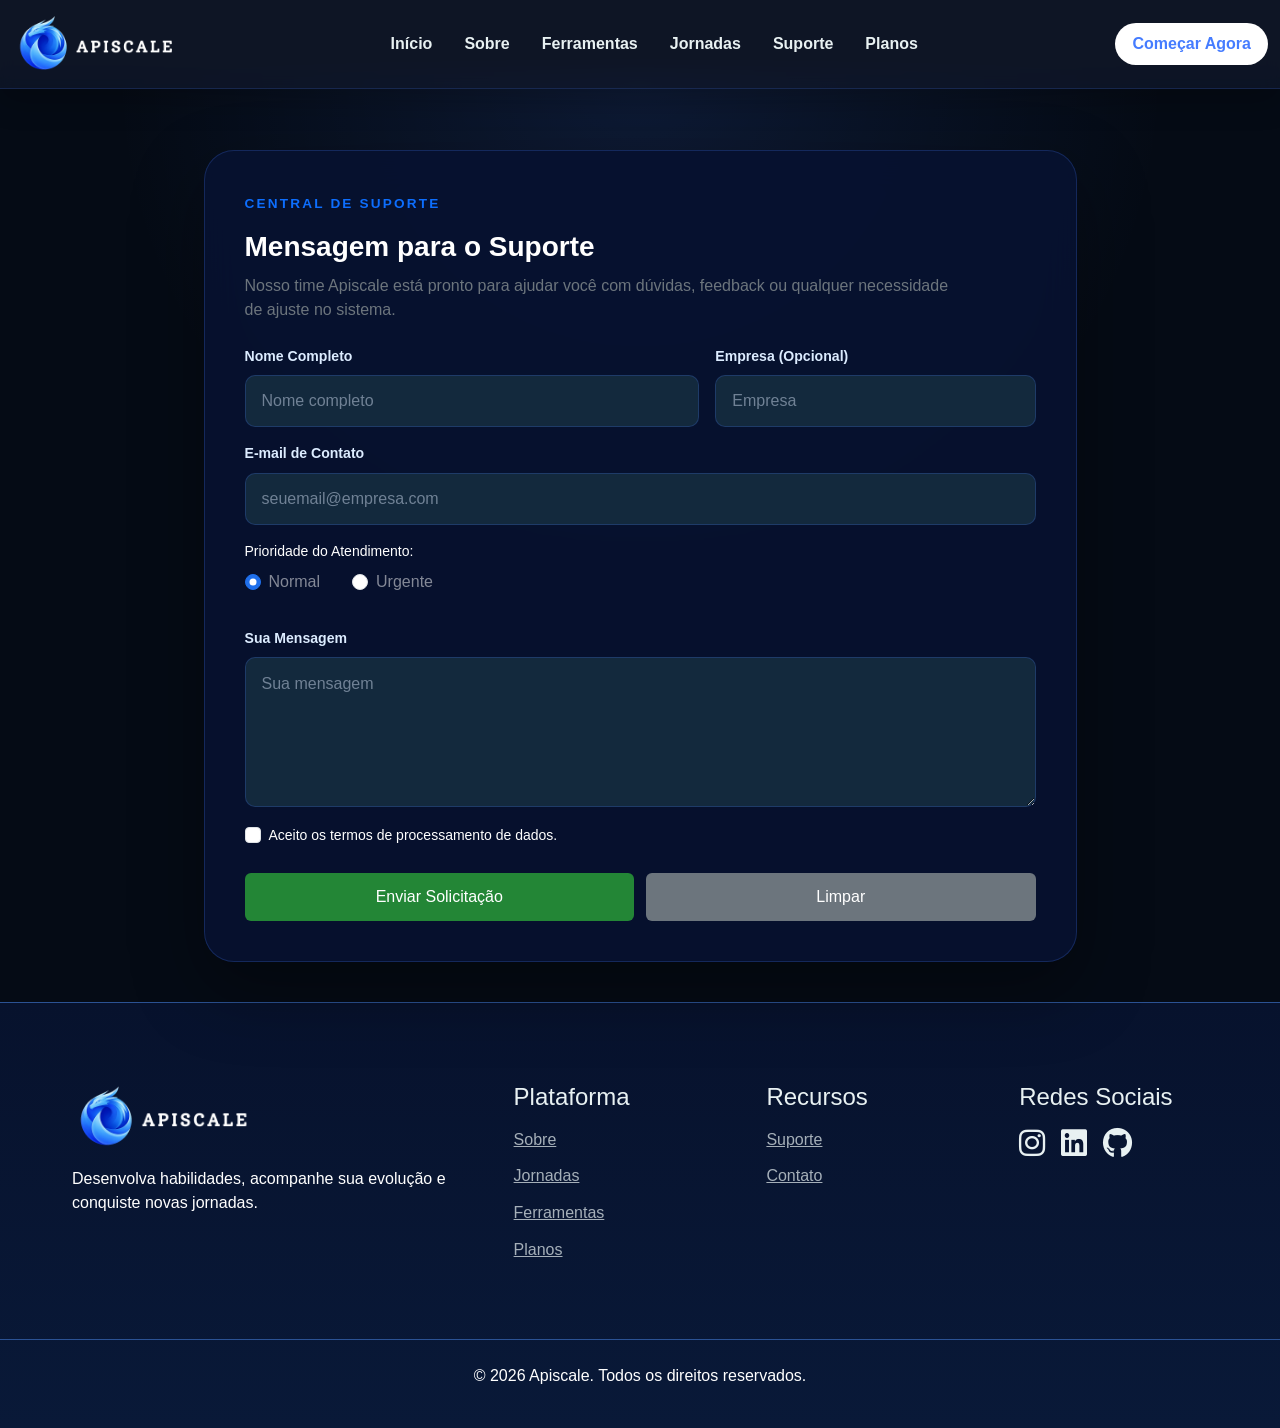
<file: assets/pages/Suporte.html>
<!DOCTYPE html>
<html lang="pt-BR">

<head>
    <meta charset="UTF-8">
    <meta name="viewport" content="width=device-width, initial-scale=1.0">
    <title>Apiscale</title>


    <link rel="icon" type="image/x-icon" href="../images/logocortada.png">

    <link rel="stylesheet" href="https://cdn.jsdelivr.net/npm/bootstrap-icons@1.13.1/font/bootstrap-icons.min.css">
    <link href="https://cdn.jsdelivr.net/npm/bootstrap@5.3.3/dist/css/bootstrap.min.css" rel="stylesheet">
    <link rel="stylesheet" href="https://cdnjs.cloudflare.com/ajax/libs/font-awesome/6.0.0/css/all.min.css">
    <link href="https://fonts.googleapis.com/css2?family=Montserrat:wght@700;800&display=swap" rel="stylesheet">
    <link rel="stylesheet" href="../css/suporte.css">
</head>

<body>

    <header>
        <nav class="navbar navbar-expand-lg sticky-menu" style="background-color: #0f172ace;" data-bs-theme="dark">
            <div class="container-fluid">
                <a class="navbar-brand d-flex align-items-center gap-2" href="/index.html">
                    <img src="/assets/images/logo.png" alt="Logo Apiscale">
                </a>

                <button class="navbar-toggler" type="button" data-bs-toggle="collapse" data-bs-target="#navbarNav">
                    <span class="navbar-toggler-icon"></span>
                </button>

                <div class="collapse navbar-collapse" id="navbarNav">
                    <ul class="navbar-nav mx-auto gap-lg-3">
                        <li class="nav-item"><a class="nav-link" href="/index.html">Início</a></li>
                        <li class="nav-item"><a class="nav-link" href="/index.html#sobre">Sobre</a></li>
                        <li class="nav-item"><a class="nav-link" href="/index.html#ferramentas">Ferramentas</a></li>
                        <li class="nav-item"><a class="nav-link" href="/index.html#jornadas">Jornadas</a></li>
                        <li class="nav-item"><a class="nav-link" href="/assets/pages/Suporte.html">Suporte</a>
                        </li>
                        <li class="nav-item"><a class="nav-link" href="/assets/pages/planos.html">Planos</a>
                        </li>
                    </ul>
                    <a href="/assets/pages/login.html"><button type="button" class="btn btn-comecar fw-bold">Começar
                            Agora</button></a>
                </div>
            </div>
        </nav>
    </header>

    <main class="suporte-background">

        <section class="container suporte-section">
            <div class="row justify-content-center">
                <div class="col-lg-9 col-md-11 suporte-card">
                    <div class="mb-4 suporte-intro">
                        <span class="eyebrow text-primary">Central de Suporte</span>
                        <h3 class="fw-semibold text-white">Mensagem para o Suporte</h3>
                        <p class="text-secondary">Nosso time Apiscale está pronto para ajudar você com dúvidas, feedback
                            ou qualquer necessidade de ajuste no sistema.</p>
                    </div>

                    <form class="auth-form">
                        <div class="row g-3">
                            <div class="col-md-7 field">
                                <label for="nome">Nome Completo</label>
                                <input type="text" id="nome" name="nome" placeholder="Nome completo" required />
                            </div>

                            <div class="col-md-5 field">
                                <label for="empresa">Empresa (Opcional)</label>
                                <input type="text" id="empresa" name="empresa" placeholder="Empresa" />
                            </div>

                            <div class="col-md-12 field">
                                <label for="email">E-mail de Contato</label>
                                <input type="email" id="email" name="email" placeholder="seuemail@empresa.com"
                                    required />
                            </div>

                            <div class="col-12">
                                <p class="form-label text-white small mb-2">Prioridade do Atendimento:</p>
                                <div class="d-flex flex-wrap gap-3 mb-3">
                                    <div class="form-check form-check-inline">
                                        <input type="radio" name="prio" id="p1" class="form-check-input" checked>
                                        <label for="p1" class="form-check-label text-white-50">Normal</label>
                                    </div>
                                    <div class="form-check form-check-inline">
                                        <input type="radio" name="prio" id="p2" class="form-check-input">
                                        <label for="p2" class="form-check-label text-white-50">Urgente</label>
                                    </div>
                                </div>
                            </div>

                            <div class="col-12 field">
                                <label for="mensagem">Sua Mensagem</label>
                                <textarea id="mensagem" name="mensagem" placeholder="Sua mensagem" required></textarea>
                            </div>

                            <div class="col-12">
                                <div class="form-check">
                                    <input type="checkbox" id="termos" class="form-check-input" required>
                                    <label for="termos" class="form-check-label text-white small">Aceito os termos de
                                        processamento de dados.</label>
                                </div>
                            </div>

                            <div class="col-12 mt-4 button-stack">
                                <button type="submit" class="btn btn-enviar">Enviar Solicitação</button>
                                <button type="reset" class="btn btn-limpar">Limpar</button>
                            </div>
                        </div>
                    </form>
                </div>
            </div>
        </section>

        <footer>

            <div class="footer-container">

                <div class="footer-brand pointer">

                    <img src="/assets/images/logo.png" alt="Logo Apiscale" width="180px" class="mb-3">

                    <p>
                        Desenvolva habilidades,
                        acompanhe sua evolução
                        e conquiste novas jornadas.
                    </p>

                </div>

                <div class="footer-links">

                    <h4>Plataforma</h4>

                    <a href="/index.html#sobre">Sobre</a>
                    <a href="/index.html#jornadas">Jornadas</a>
                    <a href="/index.html#ferramentas">Ferramentas</a>
                    <a href="/assets/pages/planos.html">Planos</a>

                </div>

                <div class="footer-links">

                    <h4>Recursos</h4>

                    <a href="/assets/pages/Suporte.html">Suporte</a>
                    <a href="/assets/pages/Suporte.html">Contato</a>

                </div>

                <div class="footer-social">

                    <h4>Redes Sociais</h4>

                    <div class="icons">

                        <i class="fab fa-instagram icon"></i>
                        <i class="fab fa-linkedin icon"></i>
                        <i class="fab fa-github icon"></i>

                    </div>

                </div>

            </div>

            <div class="footer-bottom">

                <p>
                    © 2026 Apiscale.
                    Todos os direitos reservados.
                </p>

            </div>

        </footer>

        <script src="/assets/js/script.js"></script>

        <script src="https://cdn.jsdelivr.net/npm/bootstrap@5.3.3/dist/js/bootstrap.bundle.min.js"></script>

</body>

</html>
</file>
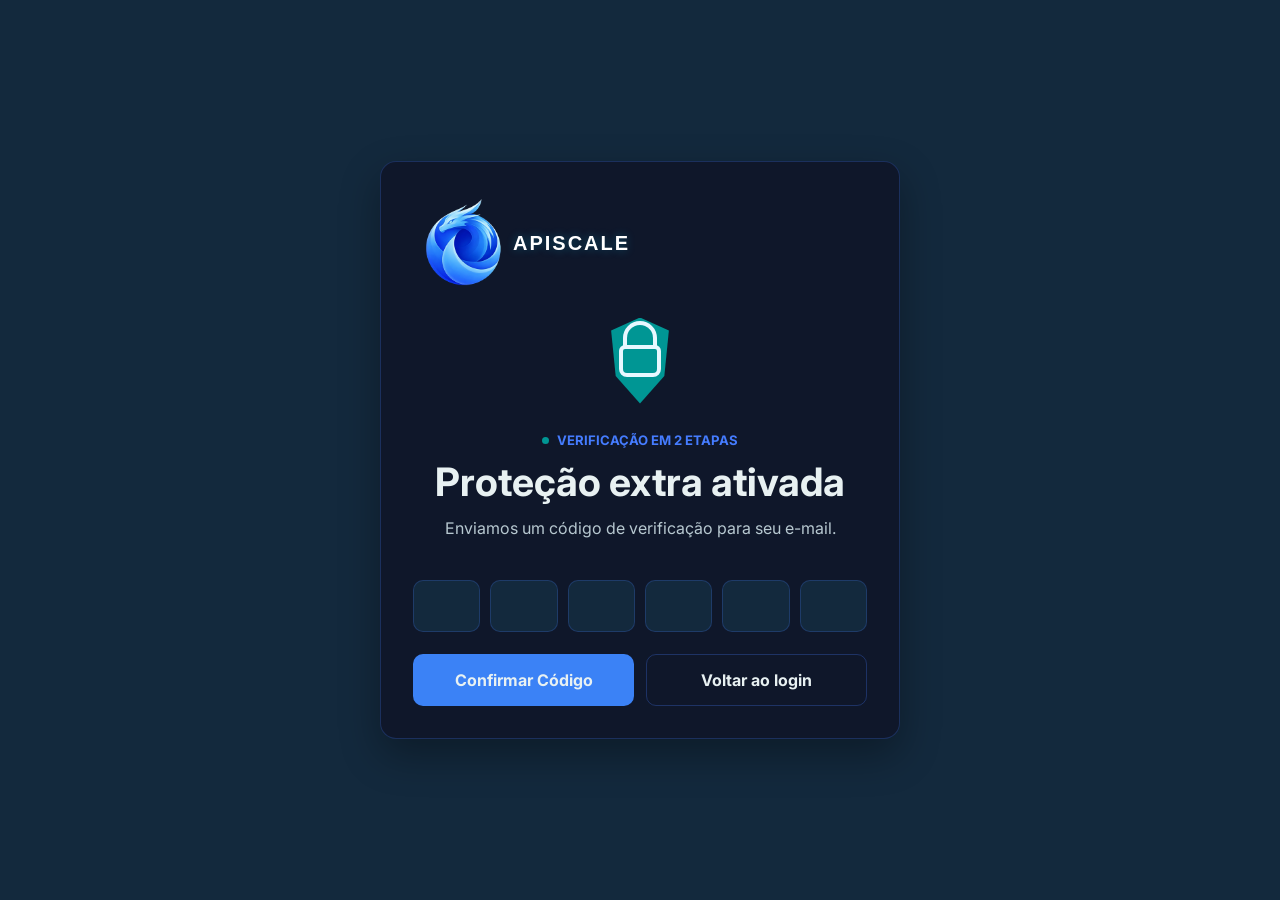
<file: assets/pages/verificacao.html>
<!doctype html>
<html lang="pt-BR">

<head>
  <meta charset="UTF-8" />
  <meta name="viewport" content="width=device-width, initial-scale=1.0" />
  <title>Apiscale</title>
  <link rel="preconnect" href="https://fonts.googleapis.com" />
  <link rel="preconnect" href="https://fonts.gstatic.com" crossorigin />
  <link href="https://fonts.googleapis.com/css2?family=Inter:wght@400;500;600;700;800&display=swap" rel="stylesheet" />
  <link rel="stylesheet" href="../css/cadastro.css" />
  <link rel="icon" type="image/x-icon" href="../images/logocortada.png">
</head>

<body>
  <main class="auth-page">
    <section class="auth-shell verify-shell" aria-labelledby="verify-title">
      <article class="auth-card verify-card">
        <a class="brand" href="../../index.html" aria-label="Voltar ao início da APISCALE">
          <img src="../images/logocortada.png" alt="Logo Apiscale"
            style="width: 100px !important; height: auto !important;">
          <span class="brand-text">APISCALE</span>
        </a>

        <div class="security-mark" aria-hidden="true">
          <span></span>
        </div>

        <div class="auth-heading compact">
          <span class="eyebrow">Verificação em 2 etapas</span>
          <h1 id="verify-title">Proteção extra ativada</h1>
          <p>Enviamos um código de verificação para seu e-mail.</p>
        </div>

<form class="auth-form" action="../../assets/pages/dashboard.html" method="get">

  <fieldset class="code-group" aria-label="Código de verificação com 6 dígitos">
    <input type="text" inputmode="numeric" maxlength="1" aria-label="Dígito 1" />
    <input type="text" inputmode="numeric" maxlength="1" aria-label="Dígito 2" />
    <input type="text" inputmode="numeric" maxlength="1" aria-label="Dígito 3" />
    <input type="text" inputmode="numeric" maxlength="1" aria-label="Dígito 4" />
    <input type="text" inputmode="numeric" maxlength="1" aria-label="Dígito 5" />
    <input type="text" inputmode="numeric" maxlength="1" aria-label="Dígito 6" />
  </fieldset>

  <div class="button-stack verify-actions">
    <button type="submit" class="btn btn-primary">
      Confirmar Código
    </button>

    <a class="btn btn-secondary" href="login.html">
      Voltar ao login
    </a>
  </div>

</form>
      </article>
    </section>
  </main>
</body>

</html>
</file>
<file: assets/css/style.css>
@charset "UTF-8";
* {
  margin: 0;
  padding: 0;
  font-family: "Nunito", sans-serif;
}

.navbar {
  background-color: rgba(168, 194, 255, 0.048);
  backdrop-filter: blur(18px);
  border-bottom: 1px solid #2B5293;
}
.navbar .navbar-brand {
  width: 165px;
  height: auto;
}
.navbar .navbar-brand img {
  width: 100%;
  height: auto;
}
.navbar .nav-item .nav-link {
  color: #E8F1F2;
  font-size: 16px;
  font-weight: 600;
}
.navbar .nav-item .nav-link:hover {
  color: #457CFF;
}
.navbar .btn-comecar {
  background-color: #fff;
  padding: 8px 16px;
  border-radius: 30px;
  color: #457CFF;
  font-size: 16px;
  font-weight: 500;
}
.navbar .btn-comecar:hover {
  background-color: #457CFF;
  color: #fff;
}

@media (max-width: 991px) {
  img {
    width: 100px;
    height: auto;
  }
  .navbar-collapse {
    margin-top: 15px;
    padding: 20px;
    border-radius: 20px;
    background: rgba(15, 23, 42, 0.92);
    backdrop-filter: blur(18px);
    border: 1px solid rgba(0, 210, 255, 0.15);
    box-shadow: 0 10px 40px rgba(0, 0, 0, 0.35);
  }
  .navbar-nav .nav-link {
    border-radius: 12px;
    transition: all 0.3s ease;
    padding: 6px;
  }
  .navbar-nav .nav-link:hover {
    background: rgba(69, 124, 255, 0.15);
    color: #457CFF !important;
  }
  .navbar .btn {
    width: 100%;
    margin-top: 15px;
    border-radius: 14px;
    padding: 12px;
  }
  .navbar-toggler {
    border: 1px solid rgba(0, 210, 255, 0.25);
    border-radius: 12px;
    padding: 8px 12px;
    transition: 0.3s;
  }
  .navbar-toggler:hover {
    box-shadow: 0 0 15px rgba(0, 210, 255, 0.25);
  }
}
.hero-section {
  overflow: hidden;
  position: relative;
  background-image: linear-gradient(rgba(0, 0, 0, 0.6), rgba(0, 0, 0, 0.6)), url("../images/FundoHero.png");
  background-size: cover;
  background-position: center;
  background-repeat: no-repeat;
  background-attachment: fixed;
  color: #E8F1F2;
  min-height: 80vh;
  padding: 40px 0 80px;
  display: flex;
  align-items: center;
}
.hero-section .hero-title {
  font-size: 40px;
  font-weight: 700;
  color: #E8F1F2;
  text-shadow: 0 0 20px rgba(0, 210, 255, 0.2);
  animation: fadeUp 1s ease;
}
.hero-section .hero-title .text-highlight {
  color: #457CFF;
}
.hero-section .hero-subtitle {
  animation: fadeUp 1.2s ease;
  font-size: 20px;
  color: #E8F1F2;
  opacity: 0.8;
  margin-top: 20px;
  font-weight: 500;
}
.hero-section .btn-iniciar,
.hero-section .btn-demo {
  animation: fadeUp 1.4s ease;
  padding: 10px 0px;
  min-width: 160px;
  border-radius: 20px;
  color: #E8F1F2;
  font-size: 16px;
  font-weight: 600;
  transition: all 0.3s ease;
  letter-spacing: 0.25px;
}
.hero-section .btn-iniciar {
  background-color: #2B5293;
}
.hero-section .btn-iniciar:hover {
  background-color: #457CFF;
  box-shadow: 0 0 26px rgba(27, 136, 255, 0.45);
  transform: translateY(-2px);
}
.hero-section .btn-demo {
  background: rgba(255, 255, 255, 0.2);
  border: 2px solid #2B5293;
}
.hero-section .btn-demo:hover {
  background: #fff;
  color: #2B5293;
  box-shadow: 0 0 26px rgba(27, 136, 255, 0.25);
  transform: translateY(-2px);
}

.hero-section::before {
  content: "";
  position: absolute;
  inset: 0;
  background: linear-gradient(90deg, rgba(15, 23, 42, 0.9) 0%, rgba(15, 23, 42, 0.55) 45%, rgba(15, 23, 42, 0.25) 100%);
  z-index: 0;
}

.hero-section .container {
  position: relative;
  z-index: 2;
}

.hero-badge {
  animation: fadeUp 0.8s ease;
  display: inline-block;
  padding: 10px 18px;
  border: #2B5293 1px solid;
  border-radius: 999px;
  background: rgba(255, 255, 255, 0.05);
  margin-bottom: 25px;
  color: #E8F1F2;
  font-size: 16px;
  backdrop-filter: blur(10px);
}

.hero-dragons {
  position: relative;
  width: 600px;
  height: 500px;
}

.dragon-mentor {
  animation: floatMentor 4s ease-in-out infinite;
  position: absolute;
  left: -200px;
  top: 0;
  width: 500px;
  z-index: 2;
  transition: transform 0.4s ease, filter 0.4s ease;
}
.dragon-mentor:hover {
  transform: scale(1.03);
  filter: drop-shadow(0 0 8px rgba(0, 210, 255, 0.35)) drop-shadow(0 0 18px rgba(0, 210, 255, 0.2));
}

.dragon-apprentice {
  animation: floatApprentice 3s ease-in-out infinite;
  position: absolute;
  left: 200px;
  top: 250px;
  width: 380px;
  z-index: 3;
  transition: transform 0.4s ease, filter 0.4s ease;
}
.dragon-apprentice:hover {
  transform: scale(1.05);
  filter: drop-shadow(0 0 6px rgba(0, 210, 255, 0.3)) drop-shadow(0 0 14px rgba(0, 210, 255, 0.18));
}

.particles-bg {
  position: absolute;
  inset: 0;
  overflow: hidden;
  z-index: 1;
  pointer-events: none;
}

.particles-bg span {
  position: absolute;
  bottom: -50px;
  width: 6px;
  height: 6px;
  border-radius: 50%;
  background: #00d2ff;
  box-shadow: 0 0 10px #00d2ff, 0 0 20px #00d2ff;
  opacity: 0.4;
  animation: rise 12s linear infinite;
}

.particles-bg span:nth-child(1) {
  left: 5%;
  animation-duration: 10s;
}

.particles-bg span:nth-child(2) {
  left: 15%;
  animation-duration: 14s;
}

.particles-bg span:nth-child(3) {
  left: 30%;
  animation-duration: 12s;
}

.particles-bg span:nth-child(4) {
  left: 45%;
  animation-duration: 16s;
}

.particles-bg span:nth-child(5) {
  left: 60%;
  animation-duration: 11s;
}

.particles-bg span:nth-child(6) {
  left: 75%;
  animation-duration: 15s;
}

.particles-bg span:nth-child(7) {
  left: 85%;
  animation-duration: 13s;
}

.particles-bg span:nth-child(8) {
  left: 95%;
  animation-duration: 17s;
}

.dragon-frame {
  position: absolute;
  border-radius: 50%;
  transition: 0.4s;
}

.dragon-frame:hover .dragon-frame::before {
  content: "";
  position: absolute;
  inset: -20px;
  border-radius: 50%;
  background: radial-gradient(circle, rgba(0, 210, 255, 0.12) 0%, rgba(0, 210, 255, 0.05) 45%, transparent 75%);
  opacity: 0;
  transform: scale(0.9);
  transition: 0.4s;
  z-index: -1;
}

.scroll-arrow {
  position: absolute;
  bottom: 150px;
  left: 50%;
  transform: translateX(-50%);
  color: white;
  font-size: 32px;
  text-decoration: none;
  z-index: 5;
  animation: float 2s infinite;
}

.scroll-arrow:hover {
  color: #00d2ff;
  text-shadow: 0 0 20px #00d2ff;
}

.Cards-hero {
  margin-top: -80px;
  padding: 0 0 40px;
  position: relative;
  z-index: 1;
}

.Cards-hero .card-hero {
  position: relative;
  background-color: #0F172A;
  border: 2px solid #1B88E0;
  border-radius: 28px;
  padding: 50px 0px 10px 0px;
  box-shadow: 0 0 30px rgba(27, 136, 255, 0.3);
  overflow: visible;
  min-height: 200px;
  transition: transform 0.3s ease, box-shadow 0.3s ease;
}

.Cards-hero .card-hero:hover {
  transform: translateY(-8px);
  box-shadow: 0 30px 80px rgba(15, 23, 42, 0.45);
}

.Cards-hero .elipse-icon {
  position: absolute;
  top: -38px;
  left: 50%;
  transform: translateX(-50%);
  z-index: 2;
  width: 80px;
  height: 80px;
  border-radius: 50%;
  background: #0F172A;
  border: 2px solid #1B88E0;
  display: flex;
  align-items: center;
  justify-content: center;
  box-shadow: 0 0 30px rgba(27, 136, 255, 0.3);
  color: #457CFF;
}

.Cards-hero .elipse-icon i {
  font-size: 35px;
}

.Cards-hero .card-body {
  padding-top: 1rem;
}

.Cards-hero .card-title {
  color: #E8F1F2;
  font-size: 22px;
  font-weight: 700;
  margin-bottom: 20px;
}

.Cards-hero .card-text {
  color: rgba(232, 241, 242, 0.82);
  font-size: 20px;
}

.evolution {
  padding: 120px 0;
  background: linear-gradient(180deg, #0B1026 0%, #121C4D 35%, #1B39AD 70%, #2747C7 100%);
  box-shadow: inset 0 50px 50px -50px rgba(0, 0, 0, 0.7), inset 0 -50px 50px -50px rgba(0, 0, 0, 0.7);
}
.evolution .section-title {
  display: inline-block;
  color: #457CFF;
  font-size: 40px;
  font-weight: 700;
  letter-spacing: 2px;
  text-transform: uppercase;
  margin-bottom: 20px;
}
.evolution .section-description {
  color: #fff;
  font-size: 20px;
  font-weight: 800;
  margin: 0 auto 24px;
  line-height: 1.2;
  max-width: 800px;
}
.evolution .evolution-track {
  display: flex;
  align-items: center;
  justify-content: center;
  gap: 40px;
}
.evolution .stage {
  text-align: center;
}
.evolution .stage img {
  width: 350px;
  image-rendering: pixelated;
  transition: 0.3s;
}
.evolution .stage:hover img {
  transform: translateY(-10px);
}
.evolution .stage h3 {
  color: #E8F1F2;
  font-size: 22px;
  font-weight: 700;
  margin-top: 15px;
}
.evolution .stage p {
  color: #E8F1F2;
  opacity: 0.8;
  font-size: 20px;
  margin-top: 8px;
}
.evolution .stage {
  opacity: 0;
  position: relative;
  z-index: 2;
}
.evolution .evolution-wrapper {
  position: relative;
  display: flex;
  justify-content: space-between;
  align-items: center;
  max-width: 1200px;
  margin: auto;
}
.evolution .progress-line {
  position: absolute;
  top: 40%;
  left: -15vw;
  height: 6px;
  width: 0;
  z-index: 1;
  background: repeating-linear-gradient(90deg, #1B88E0 0 10px, transparent 10px 20px);
  box-shadow: 0 0 10px #1B88E0, 0 0 20px #1B88E0, 0 0 40px #1B88E0;
}

.progress-line.animate {
  animation: drawLine 3.5s ease forwards;
}

.egg.show {
  animation: fadeUp 0.8s forwards;
}

.baby.show {
  animation: fadeUp 0.8s forwards;
}

.adult.show {
  animation: fadeUp 0.8s forwards;
}

.stage img {
  animation: floatPixel 2s ease-in-out infinite;
}

@keyframes floatPixel {
  0%, 100% {
    transform: translateY(0);
  }
  50% {
    transform: translateY(-6px);
  }
}
/* =========================================================
   SEÇÃO TRILHAS
========================================================= */
.secao-trilhas {
  width: 100%;
  padding: 80px 8%;
  background-color: #0F172A;
}
.secao-trilhas .subtitulo-jornada {
  display: inline-block;
  color: #457CFF;
  font-size: 20px;
  font-weight: 700;
  letter-spacing: 2px;
  text-transform: uppercase;
  margin-bottom: 20px;
}
.secao-trilhas .titulo-jornada {
  color: #E8F1F2;
  font-size: 40px;
  font-weight: 800;
  max-width: 800px;
  margin: 0 auto 24px;
  line-height: 1.2;
}
.secao-trilhas .descricao-jornada {
  color: rgba(232, 241, 242, 0.75);
  font-size: 20px;
  line-height: 1.8;
  max-width: 780px;
  margin: 0 auto;
}
.secao-trilhas .container-trilhas {
  display: flex;
  flex-direction: column;
  gap: 40px;
}
.secao-trilhas {
  /* =========================================================
     CARD
  ========================================================= */
}
.secao-trilhas .card-trilha {
  width: 100%;
  min-height: 280px;
  background: linear-gradient(135deg, rgba(7, 18, 48, 0.95), rgba(3, 10, 28, 0.98));
  border: 1px solid rgba(27, 136, 224, 0.35);
  border-radius: 28px;
  padding: 40px;
  display: flex;
  align-items: center;
  gap: 50px;
  position: relative;
  overflow: hidden;
  box-shadow: 0 0 30px rgba(27, 136, 255, 0.08), inset 0 0 25px rgba(27, 136, 255, 0.04);
  transition: 0.4s ease;
}
.secao-trilhas .card-trilha:hover {
  transform: translateY(-5px);
  border-color: rgba(69, 124, 255, 0.7);
  box-shadow: 0 0 40px rgba(27, 136, 255, 0.2), inset 0 0 30px rgba(27, 136, 255, 0.06);
}
.secao-trilhas .card-trilha {
  /* =========================================================
     CARD INVERTIDO
  ========================================================= */
}
.secao-trilhas .card-trilha.direita {
  flex-direction: row-reverse;
}
.secao-trilhas .card-trilha {
  /* =========================================================
     ÁREA DO DRAGÃO
  ========================================================= */
}
.secao-trilhas .card-trilha .area-dragao {
  width: 260px;
  display: flex;
  justify-content: center;
  align-items: center;
  flex-shrink: 0;
}
.secao-trilhas .card-trilha .area-dragao img {
  width: 100%;
  max-width: 220px;
  -o-object-fit: contain;
     object-fit: contain;
  filter: drop-shadow(0 0 20px rgba(27, 136, 255, 0.45));
}
.secao-trilhas .card-trilha {
  /* =========================================================
     CONTEÚDO
  ========================================================= */
}
.secao-trilhas .card-trilha .conteudo-trilha {
  flex: 1;
}
.secao-trilhas .card-trilha .conteudo-trilha .nivel {
  display: inline-flex;
  padding: 10px 18px;
  border-radius: 999px;
  background: rgba(27, 57, 173, 0.18);
  border: 1px solid rgba(69, 124, 255, 0.45);
  color: #457CFF;
  font-size: 0.85rem;
  font-weight: 700;
  margin-bottom: 18px;
}
.card-trilha.esquerda .secao-trilhas .card-trilha .conteudo-trilha .nivel {
  margin-left: auto;
  margin-right: 0;
}
.card-trilha.direita .secao-trilhas .card-trilha .conteudo-trilha .nivel {
  margin-right: auto;
  margin-left: 0;
}
.secao-trilhas .card-trilha .conteudo-trilha h2 {
  font-size: 22px;
  font-weight: 700;
  color: #E8F1F2;
  margin-bottom: 14px;
}
.secao-trilhas .card-trilha .conteudo-trilha p {
  color: rgba(232, 241, 242, 0.7);
  font-size: 20px;
  line-height: 1.7;
  margin-bottom: 30px;
  max-width: 600px;
}
.secao-trilhas .card-trilha {
  /* =========================================================
     PROGRESSO
  ========================================================= */
}
.secao-trilhas .card-trilha .titulo-progresso {
  display: flex;
  justify-content: space-between;
  margin-bottom: 10px;
  color: rgba(232, 241, 242, 0.85);
  font-size: 0.95rem;
  font-weight: 600;
}
.secao-trilhas .card-trilha .barra-progresso {
  width: 100%;
  height: 10px;
  background: rgba(255, 255, 255, 0.06);
  border-radius: 999px;
  overflow: hidden;
  margin-bottom: 28px;
}
.secao-trilhas .card-trilha .barra-progresso .progresso {
  height: 100%;
  border-radius: 999px;
  background: linear-gradient(90deg, #1B39AD, #1B88E0);
  box-shadow: 0 0 15px rgba(27, 136, 255, 0.6);
}
.secao-trilhas .card-trilha {
  /* =========================================================
     BOTÃO
  ========================================================= */
}
.secao-trilhas .card-trilha button {
  padding: 14px 28px;
  border-radius: 999px;
  border: 1px solid rgba(69, 124, 255, 0.5);
  background: rgba(27, 57, 173, 0.18);
  color: #E8F1F2;
  font-weight: 700;
  cursor: pointer;
  transition: 0.3s ease;
}
.secao-trilhas .card-trilha button:hover {
  background: #2B5293;
  transform: scale(1.03);
  box-shadow: 0 0 20px rgba(27, 136, 255, 0.5);
}

/* =========================================================
   SEÇÕES ADICIONADAS
========================================================= */
.about-cards-background {
  background: radial-gradient(circle at center, rgba(79, 140, 255, 0.12) 0%, rgba(20, 35, 60, 0.95) 50%, #0B1220 100%);
}

.about-section {
  padding: 80px;
}
.about-section .text-style {
  display: inline-block;
  color: #457CFF;
  font-size: 20px;
  font-weight: 700;
  letter-spacing: 2px;
  text-transform: uppercase;
  margin-bottom: 20px;
}
.about-section .text-highlight {
  color: #457CFF;
}
.about-section p {
  color: #E8F1F2;
  font-size: 20px;
  line-height: 1.8;
  max-width: 780px;
  margin: 0 auto;
}

.concept-box {
  background-color: rgba(7, 18, 48, 0.95);
  padding: 20px;
  border-radius: 25px;
  border: 1px solid rgba(59, 130, 246, 0.3);
}
.concept-box p {
  color: rgba(232, 241, 242, 0.82);
  font-size: 20px;
  line-height: 1.6;
}

.stats {
  padding: 2rem 0;
  background: linear-gradient(135deg, #16398B, #1B39AD);
  border-top: 2px solid rgba(79, 140, 255, 0.4);
  border-bottom: 2px solid rgba(79, 140, 255, 0.4);
  overflow: hidden;
}
.stats .container {
  display: flex;
  justify-content: space-around;
  align-items: center;
  gap: 2rem;
}

.stat-card {
  text-align: center;
}
.stat-card span {
  display: block;
  color: white;
  font-size: 3rem;
  font-weight: 700;
}
.stat-card p {
  font-size: 18px;
  color: #E8F1F2;
  opacity: 0.9;
  font-weight: 500;
  margin-top: 0.5rem;
}

.stat-dragon img {
  width: 120px;
  animation: lightningFloat 3s ease-in-out infinite;
}

.team-card {
  background-color: rgba(7, 18, 48, 0.95);
  padding: 20px;
  border-radius: 15px;
  border: 1px solid rgba(59, 130, 246, 0.3);
  text-align: center;
  transition: transform 0.3s ease, box-shadow 0.3s ease;
  height: 100%;
  color: #E8F1F2;
}

.team-card:hover {
  transform: translateY(-5px);
  box-shadow: 0 5px 15px rgba(59, 130, 246, 0.2);
}

.team-img-box {
  width: 80px;
  height: 80px;
  background-color: #1B88E0;
  border-radius: 50%;
  display: flex;
  align-items: center;
  justify-content: center;
  margin: 0 auto;
  color: white;
}

.about-icon-glow {
  position: relative;
}

@keyframes float {
  0%, 100% {
    transform: translateY(0px);
  }
  50% {
    transform: translateY(-10px);
  }
}
.overlap-section {
  position: relative;
  z-index: 10;
  padding: 80px 0;
}

.feature-card {
  background-color: rgba(7, 18, 48, 0.95);
  padding: 40px 30px;
  border-radius: 25px;
  border: 2px solid #1B39AD;
  text-align: left;
  transition: transform 0.3s ease, box-shadow 0.3s ease;
  height: 100%;
}
.feature-card h6 {
  color: #E8F1F2;
  font-size: 20px;
  font-weight: 700;
  letter-spacing: 2px;
  text-transform: uppercase;
  margin-bottom: 15px;
}
.feature-card p {
  color: rgba(232, 241, 242, 0.82);
  font-size: 18px;
  line-height: 1.6;
}

.feature-card:hover {
  transform: translateY(-10px);
  border: 2px solid #457CFF;
}

.icon-box {
  width: 60px;
  height: 60px;
  background-color: #1B39AD;
  border-radius: 15px;
  display: flex;
  align-items: center;
  justify-content: center;
  font-size: 1.5rem;
  color: white;
}

/* =========================================================
   RESET DE ESPAÇAMENTO
========================================================= */
html,
body {
  margin: 0;
  padding: 0;
  background-color: #0F172A;
  overflow-x: hidden;
  scroll-behavior: smooth;
}

main {
  margin-bottom: 0;
  padding-bottom: 0;
}

/* =========================================================
   FOOTER
========================================================= */
footer {
  background: linear-gradient(180deg, #07122D, #091938);
  padding-top: 5rem;
  border-top: 1px solid #2B5293;
  color: white;
}

.footer-container {
  max-width: 1200px;
  margin: auto;
  display: grid;
  grid-template-columns: 2fr 1fr 1fr 1fr;
  gap: 4rem;
  padding: 0 2rem 4rem;
}

.footer-social .icons {
  display: flex;
  gap: 1rem;
}
.footer-social .icons .icon {
  font-size: 30px;
  cursor: pointer;
  color: #E8F1F2;
  transition: 0.3s;
}
.footer-social .icons .icon:hover {
  color: #457CFF;
  transform: translateY(-4px);
}

.footer-links h4,
.footer-social h4 {
  margin-bottom: 1rem;
  color: #E8F1F2;
}

.footer-links a {
  display: block;
  margin-bottom: 0.8rem;
  color: #E8F1F2;
  opacity: 0.7;
  transition: 0.3s;
}

.footer-links a:hover {
  color: #457CFF;
  opacity: 1;
}

.footer-bottom {
  border-top: 1px solid #2B5293;
  text-align: center;
  padding: 1.5rem;
}

.stats-custom {
  background: transparent;
  padding: 0;
  margin: 0;
  border: none;
}
.stats-custom .row {
  margin: 0;
}
.stats-custom .col-6,
.stats-custom .col-md-3 {
  background: transparent !important;
  border: none !important;
  box-shadow: none !important;
  padding: 20px;
  transform: none !important;
}
.stats-custom h4 {
  color: #E8F1F2;
  font-size: 18px;
  font-weight: 700;
  margin-top: 18px;
  margin-bottom: 8px;
}
.stats-custom p {
  color: #E8F1F2;
  margin: 0;
  font-size: 14px;
}
.stats-custom img {
  max-width: 180px;
  opacity: 0.95;
}
.stats-custom i {
  font-size: 20px;
}

/* =========================================================
   HOVER SUAVE
========================================================= */
.stats-custom .col-6:hover,
.stats-custom .col-md-3:hover {
  transform: translateY(-4px);
  transition: 0.3s ease;
}

.stats-custom .col-6:hover i,
.stats-custom .col-md-3:hover i {
  filter: drop-shadow(0 0 10px rgba(0, 210, 255, 0.6));
}

.stat-item h3 {
  font-size: 3rem;
  font-weight: 700;
  color: #E8F1F2;
  margin-bottom: 0.5rem;
}

.stat-item p {
  color: rgba(232, 241, 242, 0.75);
  margin-bottom: 0;
}

.text-primary-emphasis {
  color: #457CFF !important;
}

.neon-vazado {
  color: transparent !important;
  -webkit-text-stroke: 1.5px #00d2ff;
  filter: drop-shadow(0 0 5px #00d2ff);
  transition: all 0.3s ease;
}

.feature-card:hover .neon-vazado {
  -webkit-text-stroke: 1.5px #fff;
  filter: drop-shadow(0 0 10px #00d2ff) drop-shadow(0 0 20px #00d2ff);
}

.brand-text {
  font-weight: 800;
  letter-spacing: 2px;
  font-size: 1.25rem;
  color: #fff;
  text-transform: uppercase;
  text-shadow: 0 0 10px rgba(0, 210, 255, 0.3);
}

/* =========================================================
   RESPONSIVO
========================================================= */
@media (max-width: 900px) {
  .hero-section .hero-dragons {
    display: none;
  }
  .hero-section .scroll-arrow {
    display: none;
  }
  .hero-section {
    margin-bottom: 50px;
  }
  .floating-img {
    animation: float 3s ease-in-out infinite;
    width: 200px;
  }
  .hero-title {
    font-size: 28px;
  }
  .hero-subtitle {
    font-size: 16px;
  }
  .secao-trilhas .titulo-jornada {
    font-size: 40px;
    margin: 0;
  }
  .secao-trilhas .card-trilha,
  .secao-trilhas .card-trilha.direita {
    flex-direction: column;
    text-align: center;
  }
  .secao-trilhas .titulo-progresso {
    text-align: left;
  }
  .secao-trilhas .area-dragao {
    width: 100%;
  }
  .secao-trilhas .conteudo-trilha p {
    max-width: 100%;
  }
  .evolution {
    padding: 60px 0;
  }
  .evolution .section-title {
    font-size: 28px;
  }
  .evolution .section-description {
    font-size: 16px;
  }
  .evolution .evolution-wrapper {
    flex-direction: column;
    max-width: 100%;
  }
  .evolution .stage {
    margin: 30px 0;
  }
  .evolution .stage img {
    width: 150px;
  }
  .evolution .stage h3 {
    font-size: 18px;
  }
  .evolution .stage p {
    font-size: 16px;
  }
  .evolution .progress-line {
    display: none;
  }
  .Cards-hero .card-title {
    font-size: 18px;
  }
  .Cards-hero .card-text {
    font-size: 16px;
  }
  .feature-card h6 {
    font-size: 18px;
  }
  .feature-card p {
    font-size: 16px;
  }
  .stats .container {
    flex-direction: column;
    gap: 1rem;
  }
  .stats .stat-card span {
    font-size: 2.5rem;
  }
  .stats .stat-card p {
    font-size: 16px;
  }
  .footer-container {
    grid-template-columns: 1fr;
    gap: 2rem;
    padding: 0 1rem 2rem;
    text-align: center;
  }
  .footer-social .icons {
    justify-content: center;
  }
}
@media (max-width: 768px) {
  .hero-title {
    font-size: 24px;
  }
  .hero-subtitle {
    font-size: 14px;
  }
  .secao-trilhas {
    padding: 40px 5%;
  }
  .secao-trilhas .titulo-jornada {
    font-size: 28px;
  }
  .secao-trilhas .subtitulo-jornada {
    font-size: 16px;
  }
  .secao-trilhas .descricao-jornada {
    font-size: 16px;
  }
  .evolution {
    padding: 40px 0;
  }
  .evolution .section-title {
    font-size: 24px;
  }
  .evolution .section-description {
    font-size: 14px;
  }
  .about-section {
    padding: 40px;
  }
  .about-section h2 {
    font-size: 28px;
  }
  .about-section p {
    font-size: 16px;
  }
  .concept-box p {
    font-size: 16px;
  }
  .stats .container {
    flex-direction: column;
    gap: 1rem;
  }
  .stats .stat-card span {
    font-size: 2.5rem;
  }
  .stats .stat-card p {
    font-size: 16px;
  }
  .footer-container {
    grid-template-columns: 1fr 1fr;
    gap: 2rem;
    padding: 0 1rem 2rem;
  }
}
@media (max-width: 480px) {
  .hero-section {
    padding: 20px 0 40px;
  }
  .hero-title {
    font-size: 20px;
  }
  .hero-subtitle {
    font-size: 13px;
  }
  .Cards-hero .card-title {
    font-size: 16px;
  }
  .Cards-hero .card-text {
    font-size: 14px;
  }
  .secao-trilhas {
    padding: 30px 5%;
  }
  .secao-trilhas .titulo-jornada {
    font-size: 22px;
  }
  .secao-trilhas .subtitulo-jornada {
    font-size: 14px;
  }
  .secao-trilhas .conteudo-trilha h2 {
    font-size: 18px;
  }
  .secao-trilhas .conteudo-trilha p {
    font-size: 16px;
  }
  .evolution {
    padding: 30px 0;
  }
  .evolution .section-title {
    font-size: 20px;
  }
  .evolution .section-description {
    font-size: 13px;
  }
  .evolution .stage {
    margin: 20px 0;
  }
  .evolution .stage img {
    width: 120px;
  }
  .evolution .stage h3 {
    font-size: 16px;
  }
  .evolution .stage p {
    font-size: 14px;
  }
  .feature-card h6 {
    font-size: 16px;
  }
  .feature-card p {
    font-size: 14px;
  }
  .about-section {
    padding: 20px;
  }
  .about-section h2 {
    font-size: 22px;
  }
  .about-section p {
    font-size: 14px;
  }
  .team-section {
    padding: 20px 5%;
  }
  .team-section h3 {
    font-size: 24px;
  }
  .team-section .team-card {
    max-width: 100%;
    padding: 15px;
  }
}
@keyframes floatMentor {
  0% {
    transform: translateY(0);
  }
  50% {
    transform: translateY(-15px);
  }
  100% {
    transform: translateY(0);
  }
}
@keyframes floatApprentice {
  0% {
    transform: translateY(0);
  }
  50% {
    transform: translateY(-10px);
  }
  100% {
    transform: translateY(0);
  }
}
@keyframes rise {
  from {
    transform: translateY(0);
    opacity: 0;
  }
  20% {
    opacity: 0.4;
  }
  100% {
    transform: translateY(-100vh);
    opacity: 0;
  }
}
@keyframes fadeUp {
  from {
    opacity: 0;
    transform: translateY(40px);
  }
  to {
    opacity: 1;
    transform: translateY(0);
  }
}
@keyframes drawLine {
  from {
    width: 0;
  }
  to {
    width: 150%;
  }
}
@keyframes lightningFloat {
  0%, 100% {
    transform: translateY(0);
  }
  50% {
    transform: translateY(-8px);
  }
}
/* =========================================================
   SEÇÃO TIME / EQUIPE
========================================================= */
#time,
.team-section {
  background-color: #0F172A;
  padding: 60px 8%;
}
#time img,
.team-section img {
  width: 100%;
  max-width: 120px;
  border-radius: 50%;
  -o-object-fit: cover;
     object-fit: cover;
  filter: drop-shadow(0 0 20px rgba(27, 136, 255, 0.45));
}
#time h3,
.team-section h3 {
  color: #E8F1F2;
  font-size: 28px;
  margin-bottom: 30px;
}
#time .team-card,
.team-section .team-card {
  max-width: 320px;
  margin: 0 auto;
  padding: 24px;
  border-radius: 16px;
  display: flex;
  flex-direction: column;
  align-items: center;
  justify-content: flex-start;
}
#time .team-img-box,
.team-section .team-img-box {
  width: 100px;
  height: 100px;
  margin-bottom: 14px;
  background: linear-gradient(135deg, #1B88E0, rgba(69, 124, 255, 0.4));
}
#time .row.g-4,
.team-section .row.g-4 {
  gap: 1.5rem;
}

@media (max-width: 900px) {
  #time,
  .team-section {
    padding: 40px 5%;
  }
  #time .team-card,
  .team-section .team-card {
    max-width: 100%;
    padding: 18px;
    margin-bottom: 12px;
  }
  #time h3,
  .team-section h3 {
    font-size: 22px;
  }
}/*# sourceMappingURL=style.css.map */
</file>
<file: assets/css/cadastro.css>
:root {
    /* O :root guarda variáveis globais que podem ser usadas no CSS inteiro. */
    /* Variáveis de cor da paleta principal. */
    --cor-fundo: #13293d;
    --cor-card: #0f172a;
    --azul-principal: #3b82f6;
    --azul-escuro: #1b39ad;
    --azul-claro: #457cff;
    --verde-agua: #009694;
    --azul-medio: #1b88e0;
    --texto-principal: #e8f1f2;
    --texto-suave: #b7c8d0;
    --cor-borda: rgba(69, 124, 255, 0.24);

    /* Variáveis de aparência usadas em cards e elementos arredondados. */
    --sombra-card: 0 16px 40px rgba(0, 0, 0, 0.32);
    --borda-arredondada: 16px;
}

/* O seletor universal (*) aplica essa regra para todos os elementos. */
* {
    /* Faz padding e borda entrarem no cálculo da largura do elemento. */
    box-sizing: border-box;
}

html {
    /* Deixa a rolagem mais suave quando usamos links com âncora. */
    scroll-behavior: smooth;
}

body {
    /* Garante que o corpo da página ocupe pelo menos a altura inteira da tela. */
    min-height: 100vh;

    /* Remove a margem padrão que o navegador coloca no body. */
    margin: 0;

    /* Define a fonte principal e uma fonte reserva caso a Inter não carregue. */
    font-family: "Inter", Arial, sans-serif;

    /* Usa a variável de cor do texto. */
    color: var(--texto-principal);

    /* Usa a cor sólida de fundo definida no :root. */
    background: var(--cor-fundo);
}

a {
    /* Faz o link herdar a cor do elemento pai. */
    color: inherit;

    /* Remove o sublinhado padrão dos links. */
    text-decoration: none;
}

button,
input {
    /* Faz botões e inputs usarem a mesma fonte do restante da página. */
    font: inherit;
}

.auth-page {
    /* Container geral das páginas de autenticação. */
    position: relative;

    /* Mantém a página ocupando a altura inteira da tela. */
    min-height: 100vh;

    /* Evita barra de rolagem horizontal caso algum item passe um pouco da largura. */
    overflow-x: hidden;

    /* Espaçamento interno da página. */
    padding: 42px 18px;

    /* Isola efeitos visuais dentro desse contexto. */
    isolation: isolate;
}

/* =============================
   Layout principal
============================= */

.auth-shell {
    /* Limita a largura máxima do conteúdo. */
    width: min(1120px, 100%);

    /* Altura mínima descontando o padding vertical da página. */
    min-height: calc(100vh - 84px);

    /* Centraliza o container na tela. */
    margin: 0 auto;

    /* Grid ajuda a centralizar e organizar os cards. */
    display: grid;
    align-items: center;
    justify-content: center;

    /* Espaço entre cards quando existir mais de um. */
    gap: 24px;
}

.auth-shell-login {
    /* Define uma coluna para o card de login. */
    grid-template-columns: minmax(310px, 480px);
}

.verify-shell {
    /* Deixa a página de verificação um pouco mais estreita. */
    width: min(520px, 100%);
}

.signup-shell {
    /* O cadastro precisa de mais largura porque possui mais campos. */
    width: min(840px, 100%);
}

.auth-card {
    /* Card usado nas telas de login, cadastro e verificação. */
    position: relative;
    width: 100%;

    /* Espaço interno do card. */
    padding: 32px;

    /* Esconde qualquer conteúdo que passe das bordas arredondadas. */
    overflow: hidden;

    /* Borda fina com a cor definida na variável --cor-borda. */
    border: 1px solid var(--cor-borda);

    /* Bordas arredondadas usando a variável global. */
    border-radius: var(--borda-arredondada);

    /* Cor de fundo do card. */
    background: var(--cor-card);

    /* Sombra para destacar o card do fundo. */
    box-shadow: var(--sombra-card);
}

.verify-card {
    /* Organiza os elementos da verificação em coluna. */
    display: flex;
    flex-direction: column;

    /* Centraliza o conteúdo verticalmente dentro do card. */
    justify-content: center;

    /* Garante uma altura mínima para o card não ficar muito achatado. */
    min-height: 420px;
}

.signup-card {
    /* clamp define um valor mínimo, ideal e máximo para o padding lateral. */
    padding: 34px clamp(22px, 5vw, 42px);
}

.brand {
    /* Link que envolve a logo. */
    display: inline-flex;
    align-items: center;

    /* Limita o tamanho da logo. */
    max-width: 205px;
    margin-bottom: 24px;

    /* Suaviza a mudança de opacidade no hover. */
    transition: opacity 0.2s ease;
}

.brand:hover {
    /* Efeito simples quando passa o mouse na logo. */
    opacity: 0.86;
}

.brand img {
    /* Faz a imagem respeitar o tamanho da .brand. */
    display: block;
    width: 100%;

    /* Mantém a proporção original da imagem. */
    height: auto;
}

.auth-heading {
    /* Espaçamento entre o cabeçalho e o formulário. */
    margin-bottom: 26px;
}

.auth-heading.compact {
    /* Versão mais compacta e centralizada, usada na verificação. */
    margin-bottom: 22px;
    text-align: center;
}

.eyebrow {
    /* Texto pequeno acima do título. */
    display: inline-flex;
    align-items: center;
    gap: 8px;
    margin-bottom: 12px;
    color: var(--azul-claro);
    font-size: 0.82rem;
    font-weight: 700;
    letter-spacing: 0;
    text-transform: uppercase;
}

.eyebrow::before {
    /* Cria a bolinha decorativa antes do texto sem precisar colocar no HTML. */
    content: "";
    width: 7px;
    height: 7px;
    border-radius: 50%;
    background: var(--verde-agua);
}

h1,
h2,
p {
    /* Remove a margem superior padrão desses elementos. */
    margin-top: 0;
}

h1 {
    /* Título principal das páginas. */
    margin-bottom: 12px;

    /* clamp deixa o título responsivo sem exagerar no tamanho. */
    font-size: clamp(1.8rem, 4vw, 2.45rem);
    line-height: 1.1;
    letter-spacing: 0;
}

h2 {
    /* Título secundário, caso a página use h2. */
    margin-bottom: 12px;
    font-size: clamp(1.45rem, 3vw, 1.9rem);
    line-height: 1.15;
    letter-spacing: 0;
}

.auth-heading p,
.auth-footer {
    /* Cor e espaçamento de textos auxiliares. */
    color: var(--texto-suave);
    line-height: 1.7;
}

/* =============================
   Forms
============================= */

.auth-form {
    /* Deixa os campos do formulário empilhados. */
    display: grid;

    /* Espaçamento entre os campos. */
    gap: 18px;
}

.field {
    /* Cada campo possui label e input organizados em coluna. */
    display: grid;
    gap: 8px;
}

.field label {
    /* Estilo dos textos acima dos inputs. */
    color: #dcecff;
    font-size: 0.88rem;
    font-weight: 700;
}

.field input,
.code-group input {
    /* Estilo base dos inputs comuns e dos inputs do código 2FA. */
    width: 100%;
    min-height: 52px;
    border: 1px solid rgba(69, 124, 255, 0.22);
    border-radius: 10px;
    outline: none;
    color: var(--texto-principal);
    background: #13293d;

    /* Suaviza as mudanças quando o input recebe foco. */
    transition: border-color 0.2s ease, box-shadow 0.2s ease, background 0.2s ease;
}

.field input {
    /* Espaçamento interno horizontal dos inputs normais. */
    padding: 0 16px;
}

.field input::placeholder {
    /* Cor do texto de exemplo dentro dos inputs. */
    color: rgba(169, 184, 204, 0.62);
}

.field input:focus,
.code-group input:focus {
    /* Estilo quando o usuário clica ou navega até o input. */
    border-color: var(--azul-claro);
    background: #0f172a;
    box-shadow: 0 0 0 3px rgba(69, 124, 255, 0.18);
}

.form-links {
    /* Alinha links pequenos, como "Esqueci minha senha", à direita. */
    display: flex;
    justify-content: flex-end;
    font-size: 0.88rem;
}

.form-links a,
.auth-footer a {
    /* Estilo dos links importantes dentro das telas de autenticação. */
    color: var(--azul-claro);
    font-weight: 800;
}

.form-links a:hover,
.auth-footer a:hover {
    /* Mostra sublinhado ao passar o mouse para indicar que é clicável. */
    text-decoration: underline;
}

.button-stack {
    /* Organiza dois botões lado a lado. */
    display: grid;
    grid-template-columns: 1fr 1fr;
    gap: 12px;
}

.btn {
    /* Classe base de todos os botões e links com aparência de botão. */
    display: inline-flex;
    align-items: center;
    justify-content: center;
    min-height: 52px;
    padding: 0 18px;
    border: 0;
    border-radius: 10px;
    cursor: pointer;
    color: var(--texto-principal);
    font-weight: 700;
    letter-spacing: 0;

    /* Transição suave para hover. */
    transition: background 0.2s ease, border-color 0.2s ease, opacity 0.2s ease;
}

.btn:hover {
    /* Feedback simples ao passar o mouse. */
    opacity: 0.9;
}

.btn-primary {
    /* Botão principal da tela. */
    background: var(--azul-principal);
    box-shadow: none;
}

.btn-primary:hover {
    /* Cor do botão principal no hover. */
    background: var(--azul-escuro);
}

.btn-secondary {
    /* Botão secundário, usado para ações menos importantes. */
    border: 1px solid rgba(69, 124, 255, 0.28);
    background: transparent;
}

.btn-secondary:hover {
    /* Hover do botão secundário. */
    border-color: var(--azul-claro);
    background: rgba(69, 124, 255, 0.08);
}

.auth-footer {
    /* Texto no rodapé do card, como "Criar conta" ou "Entrar". */
    margin: 22px 0 0;
    text-align: center;
    font-size: 0.95rem;
}

/* =============================
   Visual 2FA section
============================= */

.security-mark {
    /* Desenha o escudo da página de verificação. */
    width: 76px;
    height: 86px;
    margin: 0 auto 24px;
    display: grid;
    place-items: center;

    /* clip-path recorta o elemento no formato de escudo. */
    clip-path: polygon(50% 0, 88% 15%, 82% 68%, 50% 100%, 18% 68%, 12% 15%);
    background: var(--verde-agua);
}

.security-mark span {
    /* Parte principal do cadeado dentro do escudo. */
    width: 42px;
    height: 32px;
    position: relative;
    border: 4px solid #e7f8ff;
    border-radius: 8px;
    border-top-left-radius: 6px;
    border-top-right-radius: 6px;
}

.security-mark span::before {
    /* Cria a haste superior do cadeado. */
    content: "";
    position: absolute;
    left: 50%;
    bottom: 24px;
    width: 26px;
    height: 24px;
    border: 4px solid #e7f8ff;
    border-bottom: 0;
    border-radius: 18px 18px 0 0;
    transform: translateX(-50%);
}

.code-group {
    /* Grupo dos 6 inputs do código de verificação. */
    display: grid;
    grid-template-columns: repeat(6, 1fr);
    gap: 10px;

    /* Remove estilos padrão do fieldset. */
    min-width: 0;
    margin: 0;
    padding: 0;
    border: 0;
}

.code-group input {
    /* Centraliza o número digitado em cada caixinha. */
    padding: 0;
    text-align: center;
    font-size: 1.25rem;
    font-weight: 800;
}

.verify-actions {
    /* Pequeno respiro acima dos botões da página de verificação. */
    margin-top: 4px;
}

/* =============================
   Signup switch and panels
============================= */

.account-toggle {
    /* Área que contém os radios e os painéis PF/PJ. */
    display: grid;
    gap: 20px;
}

.account-toggle > input {
    /* Esconde os radio buttons reais, mas eles continuam funcionando. */
    position: absolute;
    opacity: 0;
    pointer-events: none;
}

.toggle-control {
    /* Visual do seletor Pessoa Física / Pessoa Jurídica. */
    position: relative;
    display: grid;
    grid-template-columns: 1fr 1fr;
    min-height: 54px;
    padding: 5px;
    border: 1px solid rgba(69, 124, 255, 0.28);
    border-radius: 12px;
    background: #13293d;
}

.toggle-control label {
    /* Cada label funciona como uma opção clicável do seletor. */
    z-index: 1;
    display: grid;
    place-items: center;
    min-width: 0;
    border-radius: 8px;
    cursor: pointer;
    color: var(--texto-suave);
    font-size: 0.92rem;
    font-weight: 700;
    transition: color 0.22s ease;
}

.toggle-indicator {
    /* Barra azul que mostra qual opção está selecionada. */
    position: absolute;
    top: 5px;
    left: 5px;
    width: calc(50% - 5px);
    height: calc(100% - 10px);
    border-radius: 8px;
    background: var(--azul-principal);
    box-shadow: none;
    transition: transform 0.28s ease;
}

#person-fisica:checked ~ .toggle-control label[for="person-fisica"],
#person-juridica:checked ~ .toggle-control label[for="person-juridica"] {
    /* Muda a cor do texto da opção selecionada. */
    color: #ffffff;
}

#person-juridica:checked ~ .toggle-control .toggle-indicator {
    /* Quando PJ está marcado, move o indicador para a direita. */
    transform: translateX(100%);
}

.signup-panels {
    /* Coloca os painéis PF e PJ na mesma área. */
    display: grid;
}

.fields-panel {
    /* Painéis com os campos de Pessoa Física ou Pessoa Jurídica. */
    grid-area: 1 / 1;

    /* Começa escondido; o CSS mostra o painel conforme o radio marcado. */
    display: none;
    grid-template-columns: repeat(2, minmax(0, 1fr));
    gap: 16px;

    /* Aplica uma animação suave quando o painel aparece. */
    animation: panelReveal 0.28s ease both;
}

#person-fisica:checked ~ .signup-panels .physical-panel,
#person-juridica:checked ~ .signup-panels .company-panel {
    /* Mostra o painel correto conforme a opção selecionada. */
    display: grid;
}



.terms {
    /* Linha do checkbox de aceite dos termos. */
    display: flex;
    align-items: center;
    gap: 10px;
    color: var(--texto-suave);
    font-size: 0.94rem;
    line-height: 1.4;
}

.terms input {
    /* Tamanho e cor do checkbox. */
    width: 18px;
    height: 18px;
    accent-color: var(--verde-agua);
}

/* =============================
   Animações e responsividade
============================= */

@keyframes panelReveal {
    /* Estado inicial da animação: invisível e um pouco abaixo. */
    from {
        opacity: 0;
        transform: translateY(8px);
    }

    /* Estado final da animação: visível e na posição normal. */
    to {
        opacity: 1;
        transform: translateY(0);
    }
}

.brand-text {
    font-family: 'Montserrat', sans-serif;
    font-weight: 800;
    letter-spacing: 2px;
    font-size: 1.25rem;
    color: #fff !important;
    text-transform: uppercase;
    text-shadow: 0 0 10px rgba(0, 210, 255, 0.3);
}
</file>
<file: assets/css/construcao.css>
* {
  margin: 0;
  padding: 0;
  font-family: "Nunito", sans-serif;
  box-sizing: border-box;
}

body {
  background: linear-gradient(135deg, #0F172A 0%, #1a2847 100%);
  min-height: 100vh;
  display: flex;
  justify-content: center;
  align-items: center;
  overflow: hidden;
}

.container-construcao {
  width: 100%;
  height: 100vh;
  display: flex;
  justify-content: center;
  align-items: center;
  padding: 20px;
}

.conteudo-construcao {
  text-align: center;
  max-width: 600px;
  animation: fadeIn 0.8s ease-in;
}

.dragao-loading {
  margin-bottom: 10px;
  display: flex;
  justify-content: center;
}

.dragao-img {
  width: 200px;
  height: auto;
  animation: flutuarDragao 3s ease-in-out infinite;
  filter: drop-shadow(0 0 20px rgba(27, 136, 255, 0.4));
}

@keyframes flutuarDragao {
  0%, 100% {
    transform: translateY(0px) rotate(0deg);
  }
  25% {
    transform: translateY(-20px) rotate(-5deg);
  }
  50% {
    transform: translateY(-40px) rotate(0deg);
  }
  75% {
    transform: translateY(-20px) rotate(5deg);
  }
}
.titulo-construcao {
  font-size: 48px;
  font-weight: 700;
  color: #E8F1F2;
  margin-bottom: 20px;
  text-shadow: 0 4px 15px rgba(0, 0, 0, 0.5);
}

.mensagem-construcao {
  font-size: 18px;
  color: #E8F1F2;
  opacity: 0.85;
  margin-bottom: 40px;
  line-height: 1.6;
}

.btn-voltar {
  display: inline-block;
  padding: 14px 32px;
  background-color: transparent;
  color: #fff;
  text-decoration: none;
  border-radius: 25px;
  font-size: 16px;
  font-weight: 600;
  transition: all 0.3s ease;
  border: 2px solid #1B39AD;
  margin-bottom: 40px;
}
.btn-voltar:hover {
  background-color: white;
  color: #457CFF;
  transform: translateY(-3px);
}

.pontos-animacao {
  display: flex;
  justify-content: center;
  gap: 8px;
  margin-top: 30px;
}

.ponto {
  width: 10px;
  height: 10px;
  border-radius: 50%;
  background-color: #457CFF;
  animation: pulsarPonto 1.4s infinite;
}
.ponto:nth-child(1) {
  animation-delay: 0s;
}
.ponto:nth-child(2) {
  animation-delay: 0.2s;
}
.ponto:nth-child(3) {
  animation-delay: 0.4s;
}

@keyframes pulsarPonto {
  0%, 60%, 100% {
    opacity: 0.3;
    transform: translateY(0);
  }
  30% {
    opacity: 1;
    transform: translateY(-10px);
  }
}
@keyframes fadeIn {
  from {
    opacity: 0;
    transform: translateY(20px);
  }
  to {
    opacity: 1;
    transform: translateY(0);
  }
}
@media (max-width: 768px) {
  .titulo-construcao {
    font-size: 36px;
  }
  .subtitulo-construcao {
    font-size: 20px;
  }
  .mensagem-construcao {
    font-size: 16px;
  }
  .dragao-img {
    width: 150px;
  }
  .btn-voltar {
    padding: 12px 24px;
    font-size: 14px;
  }
}/*# sourceMappingURL=construcao.css.map */
</file>
<file: assets/css/planos.css>
:root {
  --bg: #13293b;
  --card-bg: rgba(7, 18, 48, 0.95);
  --border: rgba(69, 124, 255, 0.3);
  --blue: #457CFF;
  --blue2: #1B88E0;
  --green: #009694;
  --text-soft: #c8d3ff;
  --footer-top: rgb(8, 15, 35);
  --footer-bottom: rgb(5, 10, 25);
}

body {
  background-image: radial-gradient(rgba(255, 255, 255, 0.03) 1px, transparent 1px);
  background-size: 20px 20px;
  color: #e6edf3;
}

*{
  margin: 0;
  padding: 0;
  font-family: "Nunito", sans-serif;
}

.navbar {
  background-color: rgba(15, 23, 42, 0.7);
  backdrop-filter: blur(8px);
  border-bottom: 1px solid #2B5293;
}

.sticky-menu {
  position: fixed !important;
  top: 0 !important;
  left: 0 !important;
  right: 0 !important;
  z-index: 9999 !important;
  width: 100% !important;
  box-shadow: 0 12px 28px rgba(0, 0, 0, 0.22) !important;
}

body {
  padding-top: 70px !important;
}

.navbar .navbar-brand {
  width: 165px;
  height: auto;
}
.navbar .navbar-brand img {
  width: 100%;
  height: auto;
}
.navbar .nav-item .nav-link {
  color: #E8F1F2;
  font-size: 16px;
  font-weight: 600;
}
.navbar .nav-item .nav-link:hover {
  color: #457CFF;
}
.navbar .btn-comecar {
  background-color: #fff;
  padding: 8px 16px;
  border-radius: 30px;
  color: #457CFF;
  font-size: 16px;
  font-weight: 500;
}
.navbar .btn-comecar:hover {
  background-color: #457CFF;
  color: #fff;
}

@media (max-width: 991px) {
  img {
    width: 100px;
    height: auto;
  }
  .navbar-collapse {
    margin-top: 15px;
    padding: 20px;
    border-radius: 20px;
    background: rgba(15, 23, 42, 0.92);
    backdrop-filter: blur(18px);
    border: 1px solid rgba(0, 210, 255, 0.15);
    box-shadow: 0 10px 40px rgba(0, 0, 0, 0.35);
  }
  .navbar-nav .nav-link {
    border-radius: 12px;
    transition: all 0.3s ease;
    padding: 6px;
  }
  .navbar-nav .nav-link:hover {
    background: rgba(69, 124, 255, 0.15);
    color: #457CFF !important;
  }
  .navbar .btn {
    width: 100%;
    margin-top: 15px;
    border-radius: 14px;
    padding: 12px;
  }
  .navbar-toggler {
    border: 1px solid rgba(0, 210, 255, 0.25);
    border-radius: 12px;
    padding: 8px 12px;
    transition: 0.3s;
  }
  .navbar-toggler:hover {
    box-shadow: 0 0 15px rgba(0, 210, 255, 0.25);
  }
}


.planos-section {
  padding: 80px 0;
  background: transparent;
}

.titulo{
  font-size: 2.5rem;
}

.pricing-card {
  background: var(--card-bg);
  border: 1px solid var(--border);
  border-radius: 28px;
  padding: 2rem 1.5rem;
  transition: all 0.3s ease;
  height: 100%;
  backdrop-filter: blur(4px);
}

.pricing-card:hover {
  transform: translateY(-8px);
  border-color: var(--blue);
  box-shadow: 0 20px 40px rgba(0,0,0,0.4), 0 0 20px rgba(69,124,255,0.2);
}

.pricing-card .preco {
  font-size: 3rem;
  font-weight: 800;
  color: var(--blue);
  margin: 1rem 0;
}

.pricing-card .preco small {
  font-size: 1rem;
  font-weight: 500;
  color: #cbd5e1;
}

.pricing-card ul {
  list-style: none;
  padding-left: 0;
  margin: 1.5rem 0;
}

.pricing-card li {
  padding: 0.5rem 0;
  border-bottom: 1px solid rgba(69,124,255,0.2);
  display: flex;
  align-items: center;
  gap: 10px;
}

.pricing-card li i {
  color: #00d2ff;
  width: 24px;
}

.btn-plano {
  background: linear-gradient(135deg, #1B39AD, #1B88E0);
  border: none;
  padding: 12px;
  font-weight: 700;
  border-radius: 40px;
  width: 100%;
  transition: all 0.3s;
  color: #fff;
}

.btn-plano:hover {
  transform: scale(1.02);
  box-shadow: 0 0 15px rgba(27,136,255,0.6);
  color: #fff;
}

.toggle-planos {
  max-width: 360px;
  margin: 0 auto 50px auto;
}

.account-toggle {
  position: relative;
  display: flex;
  justify-content: center;
  align-items: center;
}

.account-toggle input[type="radio"] {
  position: absolute;
  opacity: 0;
  pointer-events: none;
}

.toggle-control {
  position: relative;
  display: grid;
  grid-template-columns: 1fr 1fr;
  width: 100%;
  background: #0a0f1c;
  border: 1px solid rgba(69,124,255,0.25);
  border-radius: 999px;
  padding: 6px;
  overflow: hidden;
  box-shadow: inset 0 0 0 1px rgba(255,255,255,0.03);
}

.toggle-control label {
  position: relative;
  z-index: 2;
  text-align: center;
  padding: 12px 14px;
  font-weight: 700;
  color: #c8d3ff;
  cursor: pointer;
  transition: color 0.25s ease, transform 0.25s ease, letter-spacing 0.25s ease;
  user-select: none;
  margin: 0;
}

.toggle-control .toggle-indicator {
  position: absolute;
  top: 6px;
  left: 6px;
  width: calc(50% - 6px);
  height: calc(100% - 12px);
  border-radius: 999px;
  background: linear-gradient(135deg, #1B39AD, #1B88E0);
  box-shadow: 0 10px 25px rgba(27,136,224,0.35);
  transition: transform 0.28s ease;
  will-change: transform;
}

#plano-pj:checked ~ .toggle-control .toggle-indicator {
  transform: translateX(100%);
}

#plano-pf:checked ~ .toggle-control label[for="plano-pf"],
#plano-pj:checked ~ .toggle-control label[for="plano-pj"] {
  color: #fff;
  transform: scale(1.05);
  letter-spacing: 0.2px;
}

.planos-section {
  background: radial-gradient(circle at top, rgba(69, 124, 255, 0.12), transparent 34%), rgba(7, 18, 48, 0.92);
}

.planos-section .display-5 {
  max-width: 680px;
  margin: 0 auto 1rem auto;
}

.planos-section p {
  max-width: 640px;
  margin: 0 auto;
  color: #b8cbe3;
}

.pricing-card h3 {
  font-size: 1.85rem;
  margin-bottom: 0.75rem;
  color: #ffffff;
}

.pricing-card ul {
  min-height: 220px;
}

.pricing-card li {
  gap: 12px;
}

@media (max-width: 767px) {
  .toggle-planos {
    max-width: 100%;
    padding: 0 1rem;
  }

  .toggle-control label {
    padding: 12px 10px;
    font-size: 0.95rem;
  }

  .pricing-card .preco {
    font-size: 2.5rem;
  }
}
</file>
<file: assets/css/suporte.css>
* {
  margin: 0;
  padding: 0;
  font-family: "Nunito", sans-serif;
}
.navbar {
  background-color: rgba(15, 23, 42, 0.7);
  backdrop-filter: blur(8px);
  border-bottom: 1px solid rgba(69, 124, 255, 0.18);
}

.sticky-menu {
  position: fixed !important;
  top: 0 !important;
  left: 0 !important;
  right: 0 !important;
  z-index: 9999 !important;
  width: 100% !important;
  box-shadow: 0 12px 28px rgba(0, 0, 0, 0.22) !important;
}

body {
  padding-top: 70px !important;
}

.navbar .navbar-brand {
  width: 165px;
  height: auto;
}

.navbar .navbar-brand img {
  width: 100%;
  height: auto;
}

.navbar .nav-item .nav-link {
  color: #E8F1F2;
  font-size: 16px;
  font-weight: 600;
}

.navbar .nav-item .nav-link:hover {
  color: #457CFF;
}

.navbar .btn-comecar {
  background-color: #fff;
  padding: 8px 16px;
  border-radius: 30px;
  color: #457CFF;
  font-size: 16px;
  font-weight: 500;
}

.navbar .btn-comecar:hover {
  background-color: #457CFF;
  color: #fff;
}

@media (max-width: 991px) {
  img {
    width: 100px;
    height: auto;
  }

  .navbar-collapse {
    margin-top: 15px;
    padding: 20px;
    border-radius: 20px;
    background: rgba(15, 23, 42, 0.92);
    backdrop-filter: blur(18px);
    border: 1px solid rgba(0, 210, 255, 0.15);
    box-shadow: 0 10px 40px rgba(0, 0, 0, 0.35);
  }

  .navbar-nav .nav-link {
    border-radius: 12px;
    transition: all 0.3s ease;
    padding: 6px;
  }

  .navbar-nav .nav-link:hover {
    background: rgba(69, 124, 255, 0.15);
    color: #457CFF !important;
  }

  .navbar .btn {
    width: 100%;
    margin-top: 15px;
    border-radius: 14px;
    padding: 12px;
  }

  .navbar-toggler {
    border: 1px solid rgba(0, 210, 255, 0.25);
    border-radius: 12px;
    padding: 8px 12px;
    transition: 0.3s;
  }

  .navbar-toggler:hover {
    box-shadow: 0 0 15px rgba(0, 210, 255, 0.25);
  }
}

.neon-vazado {
  color: transparent !important;
  -webkit-text-stroke: 1.5px #457CFF;
  filter: drop-shadow(0 0 5px #457CFF);
  transition: all 0.3s ease;
}

.feature-card:hover .neon-vazado {
  -webkit-text-stroke: 1.5px #fff;
  filter: drop-shadow(0 0 10px #457CFF) drop-shadow(0 0 20px #457CFF);
}

body {
  background-color: #0d1117 !important;
  background-image: radial-gradient(rgba(255, 255, 255, 0.03) 1px, transparent 1px);
  background-size: 20px 20px;
  color: #e6edf3;
}

.form-floating>.form-control,
.form-floating>.form-select {
  background-color: #161b22 !important;
  border: 1px solid #30363d !important;
  color: #ffffff !important;
  border-radius: 6px;
}
.stats-custom {
  background: linear-gradient(135deg, rgba(27, 57, 173, 0.08) 0%, rgba(15, 23, 42, 0.95) 100%);
  border-top: 2px solid #457CFF;
  border-bottom: 2px solid rgba(69, 124, 255, 0.3);
  padding: 60px 0;
  position: relative;
}

.stats-custom::before {
  content: "";
  position: absolute;
  top: 0;
  left: 0;
  right: 0;
  height: 1px;
  background: linear-gradient(90deg, transparent, #457CFF, transparent);
}

.stats-custom .col-6,
.stats-custom .col-md-3 {
  background: linear-gradient(135deg, rgba(7, 18, 48, 0.95) 0%, rgba(3, 10, 28, 0.98) 100%) !important;
  border: 2px solid rgba(69, 124, 255, 0.4) !important;
  border-radius: 20px !important;
  padding: 30px 20px !important;
  transition: all 0.35s cubic-bezier(0.23, 1, 0.32, 1) !important;
  position: relative;
  overflow: hidden;
  margin-bottom: 20px !important;
}

.stats-custom .col-6::before,
.stats-custom .col-md-3::before {
  content: "";
  position: absolute;
  top: -50%;
  left: -50%;
  width: 200%;
  height: 200%;
  background: radial-gradient(circle, rgba(69, 124, 255, 0.1) 0%, transparent 70%);
  opacity: 0;
  transition: opacity 0.35s ease;
  z-index: 0;
}

.stats-custom .col-6:hover,
.stats-custom .col-md-3:hover {
  transform: translateY(-8px) scale(1.02) !important;
  border-color: #457CFF !important;
  box-shadow: 0 20px 40px rgba(69, 124, 255, 0.25), inset 0 0 20px rgba(69, 124, 255, 0.08), 0 0 20px rgba(69, 124, 255, 0.15) !important;
  background: linear-gradient(135deg, rgba(7, 18, 48, 0.98) 0%, rgba(20, 35, 70, 0.98) 100%) !important;
}

.stats-custom .col-6:hover::before,
.stats-custom .col-md-3:hover::before {
  opacity: 1;
}

.stats-custom .col-6:hover h4,
.stats-custom .col-md-3:hover h4 {
  color: #fff;
  text-shadow: 0 0 10px #457CFF;
}

.stats-custom .col-6>*,
.stats-custom .col-md-3>* {
  position: relative;
  z-index: 1;
}

.stats-custom .col-6 h4,
.stats-custom .col-md-3 h4 {
  color: #E8F1F2;
  font-size: 18px;
  font-weight: 700;
  margin: 15px 0 8px 0;
  transition: all 0.3s ease;
  font-family: "Nunito", sans-serif;
}

.stats-custom .col-6 p,
.stats-custom .col-md-3 p {
  color: rgba(232, 241, 242, 0.7);
  font-size: 13px;
  margin: 0;
  transition: all 0.3s ease;
}

.stats-custom .neon-vazado {
  color: transparent !important;
  -webkit-text-stroke: 1.5px #457CFF;
  filter: drop-shadow(0 0 5px #457CFF);
  transition: all 0.35s ease;
  margin-bottom: 10px;
  display: block;
  position: relative;
  z-index: 1;
}

.col-6:hover .stats-custom .neon-vazado,
.col-md-3:hover .stats-custom .neon-vazado {
  -webkit-text-stroke: 1.5px #fff;
  filter: drop-shadow(0 0 8px #457CFF) drop-shadow(0 0 15px #457CFF);
}

.form-check-input:checked {
  background-color: #1f6feb;
  border-color: #1f6feb;
}

.form-control:focus {
  border-color: transparent;
  box-shadow: none;
}

/*AJUSTE NO SUPORTE (BORDA AZUL E TEXTO)*/
.form-floating>.form-control:not(:-moz-placeholder)~label {
  color: #6c757d !important;
  background-color: transparent !important;
  opacity: 0.8;
}

.form-floating>.form-control:focus~label,
.form-floating>.form-control:not(:placeholder-shown)~label,
.form-floating>.form-select~label {
  color: #6c757d !important;
  background-color: transparent !important;
  opacity: 0.8;
}

.form-floating>label::after {
  background-color: transparent !important;
}

.suporte-background {
  background: radial-gradient(circle at top, rgba(69, 124, 255, 0.14), transparent 35%), #050b15;
  min-height: calc(100vh - 130px);
}

.suporte-section {
  padding: 80px 0 40px;
}

.suporte-card {
  background: rgba(7, 18, 48, 0.92);
  border: 1px solid rgba(69, 124, 255, 0.22);
  border-radius: 30px;
  backdrop-filter: blur(18px);
  box-shadow: 0 28px 70px rgba(0, 0, 0, 0.35);
  padding: 2.5rem;
}

.suporte-intro .eyebrow {
  display: inline-block;
  margin-bottom: 1rem;
  text-transform: uppercase;
  letter-spacing: 0.16em;
  color: #7fc5ff;
  font-size: 0.85rem;
  font-weight: 700;
}

.suporte-intro p {
  color: #c8d3ff;
  max-width: 720px;
  margin-top: 0.65rem;
}

.form-control,
.form-select {
  background-color: #0d1420 !important;
  border: 1px solid rgba(69, 124, 255, 0.18) !important;
  color: #f0f5ff !important;
}

.form-control:focus,
.form-select:focus {
  border-color: #457cff !important;
  box-shadow: 0 0 20px rgba(69, 124, 255, 0.16) !important;
}

.form-control::placeholder {
  color: rgba(232, 241, 242, 0.5) !important;
}

.form-label {
  color: #d3d9e6;
}

.auth-form {
  display: grid;
  gap: 18px;
}

.field {
  display: grid;
  gap: 8px;
}

.field label {
  color: #dcecff;
  font-size: 0.88rem;
  font-weight: 700;
}

.field input,
.field textarea {
  width: 100%;
  min-height: 52px;
  border: 1px solid rgba(69, 124, 255, 0.22);
  border-radius: 10px;
  outline: none;
  color: #e8f1ff;
  background: #13293d;
  transition: border-color 0.2s ease, box-shadow 0.2s ease, background 0.2s ease;
}

.field input {
  padding: 0 16px;
}

.field textarea {
  min-height: 150px;
  padding: 14px 16px;
  resize: vertical;
}

.field input::placeholder,
.field textarea::placeholder {
  color: rgba(169, 184, 204, 0.62);
}

.field input:focus,
.field textarea:focus {
  border-color: #457cff;
  background: #0f172a;
  box-shadow: 0 0 0 3px rgba(69, 124, 255, 0.18);
}

.button-stack {
  display: grid;
  grid-template-columns: 1fr 1fr;
  gap: 12px;
}

.btn-enviar {
  background-color: #238636;
  color: white;
  border: none;
  padding: 12px 20px;
  border-radius: 6px;
  font-weight: 500;
  &:hover{
    background-color: #2ea043;
  }
}

.btn-limpar {
  background-color: #6c757d;
  color: white;
  border: none;
  padding: 12px 20px;
  border-radius: 6px;
  font-weight: 500;
  &:hover{
    background-color: #5a6268;
  }
}

@media (max-width: 767px) {
  .suporte-section {
    padding: 40px 15px;
  }

  .suporte-card {
    padding: 1.2rem;
    width: 80%;
    max-width: 100%;
    border-radius: 20px;
  }
}
footer {
  background: linear-gradient(180deg, #07122D, #091938);
  padding-top: 5rem;
  border-top: 1px solid #2B5293;
  color: white;
}

.footer-container {
  max-width: 1200px;
  margin: auto;
  display: grid;
  grid-template-columns: 2fr 1fr 1fr 1fr;
  gap: 4rem;
  padding: 0 2rem 4rem;
}

.footer-social .icons {
  display: flex;
  gap: 1rem;
}
.footer-social .icons .icon {
  font-size: 30px;
  cursor: pointer;
  color: #E8F1F2;
  transition: 0.3s;
}
.footer-social .icons .icon:hover {
  color: #457CFF;
  transform: translateY(-4px);
}

.footer-links h4,
.footer-social h4 {
  margin-bottom: 1rem;
  color: #E8F1F2;
}

.footer-links a {
  display: block;
  margin-bottom: 0.8rem;
  color: #E8F1F2;
  opacity: 0.7;
  transition: 0.3s;
}

.footer-links a:hover {
  color: #457CFF;
  opacity: 1;
}

.footer-bottom {
  border-top: 1px solid #2B5293;
  text-align: center;
  padding: 1.5rem;
}
@media (max-width: 900px) {
  .hero-section .hero-dragons {
    display: none;
  }
  .hero-section .scroll-arrow {
    display: none;
  }
  .hero-section {
    margin-bottom: 50px;
  }
  .floating-img {
    animation: float 3s ease-in-out infinite;
    width: 200px;
  }
  .hero-title {
    font-size: 28px;
  }
  .hero-subtitle {
    font-size: 16px;
  }
  .secao-trilhas .titulo-jornada {
    font-size: 40px;
    margin: 0;
  }
  .secao-trilhas .card-trilha,
  .secao-trilhas .card-trilha.direita {
    flex-direction: column;
    text-align: center;
  }
  .secao-trilhas .titulo-progresso {
    text-align: left;
  }
  .secao-trilhas .area-dragao {
    width: 100%;
  }
  .secao-trilhas .conteudo-trilha p {
    max-width: 100%;
  }
  .evolution {
    padding: 60px 0;
  }
  .evolution .section-title {
    font-size: 28px;
  }
  .evolution .section-description {
    font-size: 16px;
  }
  .evolution .evolution-wrapper {
    flex-direction: column;
    max-width: 100%;
  }
  .evolution .stage {
    margin: 30px 0;
  }
  .evolution .stage img {
    width: 150px;
  }
  .evolution .stage h3 {
    font-size: 18px;
  }
  .evolution .stage p {
    font-size: 16px;
  }
  .evolution .progress-line {
    display: none;
  }
  .Cards-hero .card-title {
    font-size: 18px;
  }
  .Cards-hero .card-text {
    font-size: 16px;
  }
  .feature-card h6 {
    font-size: 18px;
  }
  .feature-card p {
    font-size: 16px;
  }
  .stats .container {
    flex-direction: column;
    gap: 1rem;
  }
  .stats .stat-card span {
    font-size: 2.5rem;
  }
  .stats .stat-card p {
    font-size: 16px;
  }
  .footer-container {
    grid-template-columns: 1fr;
    gap: 2rem;
    padding: 0 1rem 2rem;
    text-align: center;
  }
  .footer-social .icons {
    justify-content: center;
  }
}
@media (max-width: 768px) {
  .hero-title {
    font-size: 24px;
  }
  .hero-subtitle {
    font-size: 14px;
  }
  .secao-trilhas {
    padding: 40px 5%;
  }
  .secao-trilhas .titulo-jornada {
    font-size: 28px;
  }
  .secao-trilhas .subtitulo-jornada {
    font-size: 16px;
  }
  .secao-trilhas .descricao-jornada {
    font-size: 16px;
  }
  .evolution {
    padding: 40px 0;
  }
  .evolution .section-title {
    font-size: 24px;
  }
  .evolution .section-description {
    font-size: 14px;
  }
  .about-section {
    padding: 40px;
  }
  .about-section h2 {
    font-size: 28px;
  }
  .about-section p {
    font-size: 16px;
  }
  .concept-box p {
    font-size: 16px;
  }
  .stats .container {
    flex-direction: column;
    gap: 1rem;
  }
  .stats .stat-card span {
    font-size: 2.5rem;
  }
  .stats .stat-card p {
    font-size: 16px;
  }
  .footer-container {
    grid-template-columns: 1fr 1fr;
    gap: 2rem;
    padding: 0 1rem 2rem;
  }
}
/*# sourceMappingURL=suporte.css.map */
</file>
